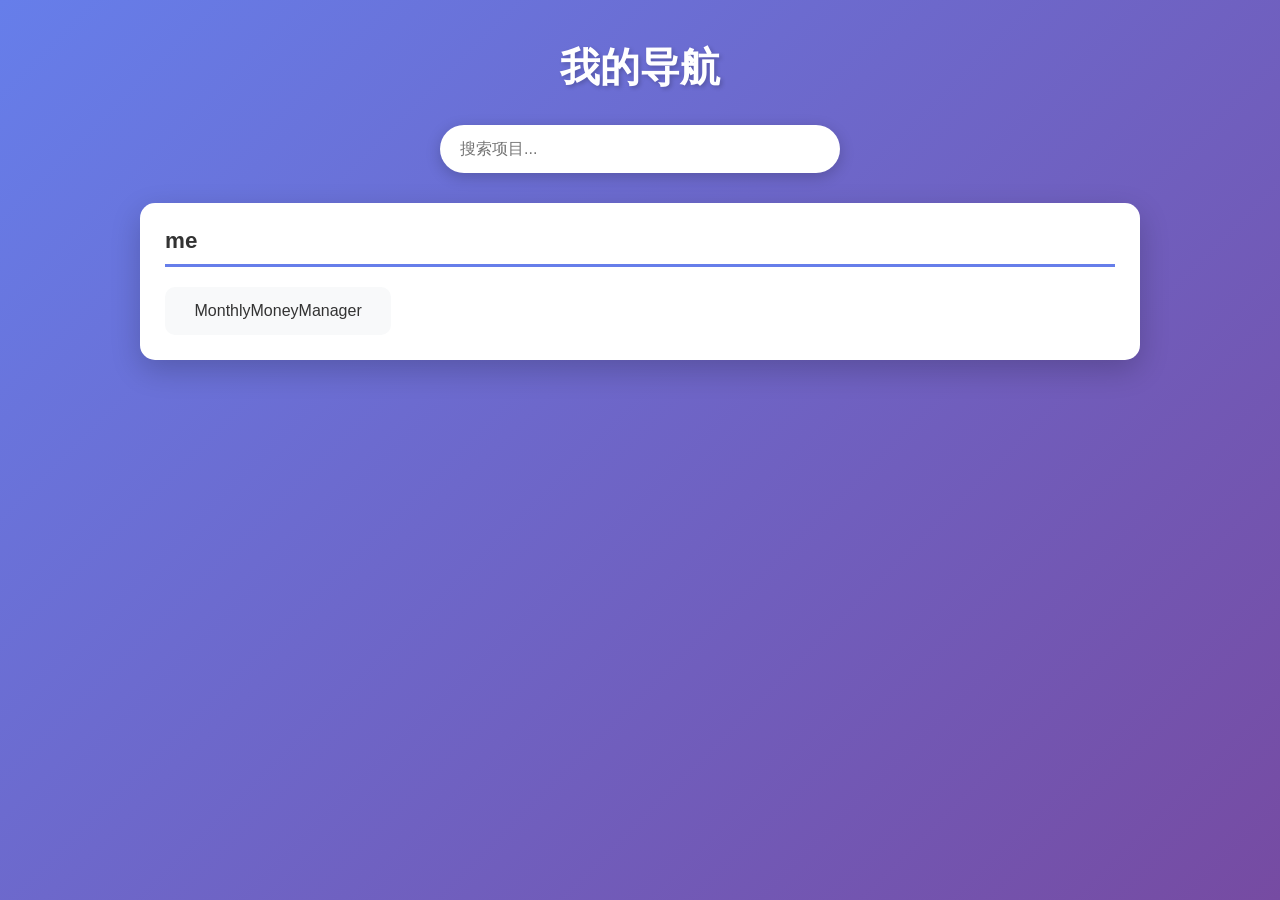
<file: index.html>
<!DOCTYPE html>
<html lang="zh-CN">
<head>
  <meta charset="UTF-8">
  <meta name="viewport" content="width=device-width, initial-scale=1.0">
  <title>导航页面</title>
  <style>
    * {
      margin: 0;
      padding: 0;
      box-sizing: border-box;
    }

    body {
      font-family: -apple-system, BlinkMacSystemFont, 'Segoe UI', Roboto, sans-serif;
      background: linear-gradient(135deg, #667eea 0%, #764ba2 100%);
      min-height: 100vh;
      padding: 40px 20px;
    }

    .container {
      max-width: 1000px;
      margin: 0 auto;
    }

    h1 {
      color: white;
      text-align: center;
      margin-bottom: 30px;
      font-size: 2.5em;
      text-shadow: 2px 2px 4px rgba(0,0,0,0.2);
    }

    .search-box {
      text-align: center;
      margin-bottom: 30px;
    }

    .search-box input {
      width: 100%;
      max-width: 400px;
      padding: 15px 20px;
      font-size: 16px;
      border: none;
      border-radius: 30px;
      box-shadow: 0 4px 15px rgba(0,0,0,0.2);
      outline: none;
    }

    .group {
      background: white;
      border-radius: 15px;
      padding: 25px;
      margin-bottom: 25px;
      box-shadow: 0 10px 30px rgba(0,0,0,0.2);
    }

    .group-title {
      color: #333;
      font-size: 1.4em;
      margin-bottom: 20px;
      padding-bottom: 10px;
      border-bottom: 3px solid #667eea;
    }

    .link-list {
      display: grid;
      grid-template-columns: repeat(auto-fill, minmax(200px, 1fr));
      gap: 15px;
    }

    .link-item {
      display: block;
      padding: 15px 20px;
      background: #f8f9fa;
      border-radius: 10px;
      text-decoration: none;
      color: #333;
      font-weight: 500;
      transition: all 0.3s ease;
      text-align: center;
    }

    .link-item:hover {
      background: #667eea;
      color: white;
      transform: translateY(-3px);
      box-shadow: 0 5px 15px rgba(102, 126, 234, 0.4);
    }

    .empty-message {
      color: #666;
      text-align: center;
      padding: 20px;
    }
  </style>

  <script>
    /* ==================== 配置说明 ==================== */
    /* 请修改下方 CONFIG 对象中的配置                     */
    /* ================================================ */
    const CONFIG = {
      title: '我的导航',
      basePath: '/tools',
      groups: [
        {
          title: 'me',
          items: [
            { name: 'MonthlyMoneyManager', path: 'MoneyManager' }
          ]
        }
      ]
    };
    /* ================================================ */

    function generateLinks() {
      const container = document.getElementById('content');
      const searchQuery = document.getElementById('searchInput').value.toLowerCase();

      container.innerHTML = '';

      let hasResults = false;

      CONFIG.groups.forEach(group => {
        const filteredItems = group.items.filter(item =>
          item.name.toLowerCase().includes(searchQuery)
        );

        if (filteredItems.length === 0) return;

        hasResults = true;

        const groupDiv = document.createElement('div');
        groupDiv.className = 'group';

        const title = document.createElement('h2');
        title.className = 'group-title';
        title.textContent = group.title;
        groupDiv.appendChild(title);

        const linkList = document.createElement('div');
        linkList.className = 'link-list';

        filteredItems.forEach(item => {
          const link = document.createElement('a');
          link.className = 'link-item';
          link.href = `${CONFIG.basePath}/${item.path}/`;
          link.textContent = item.name;
          link.target = '_blank';
          linkList.appendChild(link);
        });

        groupDiv.appendChild(linkList);
        container.appendChild(groupDiv);
      });

      if (!hasResults) {
        container.innerHTML = '<p class="empty-message">没有找到匹配的项目</p>';
      }
    }

    function init() {
      document.getElementById('pageTitle').textContent = CONFIG.title;
      document.getElementById('searchInput').addEventListener('input', generateLinks);
      generateLinks();
    }

    document.addEventListener('DOMContentLoaded', init);
  </script>
</head>
<body>
  <div class="container">
    <h1 id="pageTitle">导航页面</h1>

    <div class="search-box">
      <input type="text" id="searchInput" placeholder="搜索项目...">
    </div>

    <div id="content"></div>
  </div>
</body>
</html>
</file>
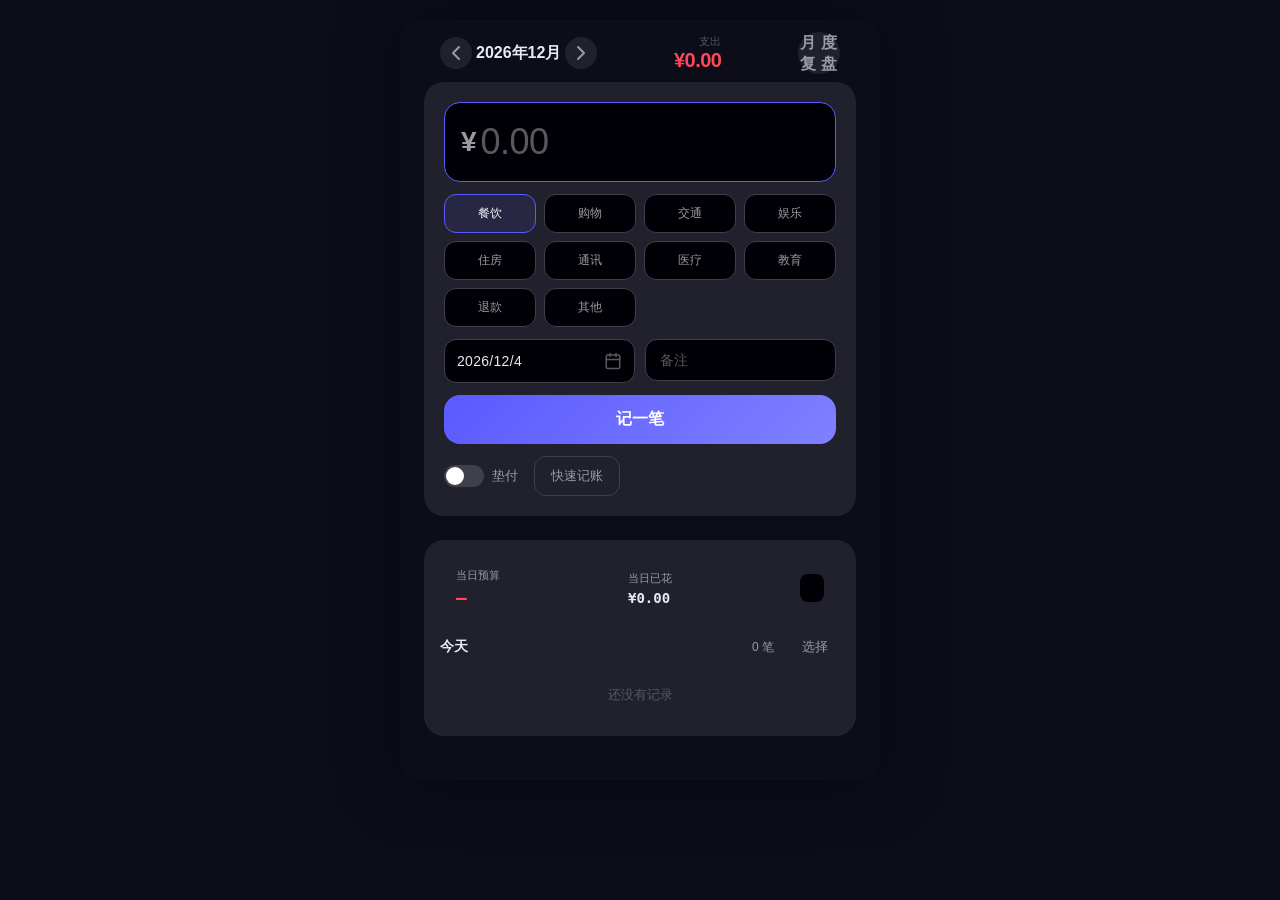
<file: MoneyManager/index.html>
<!DOCTYPE html>
<html lang="zh-CN">
<head>
  <meta charset="UTF-8">
  <meta name="viewport" content="width=device-width, initial-scale=1.0, maximum-scale=1.0, user-scalable=no, viewport-fit=cover">
  <meta name="apple-mobile-web-app-capable" content="yes">
  <meta name="apple-mobile-web-app-status-bar-style" content="black-translucent">
  <meta name="theme-color" content="#0d0d1a">
  <title>MoneyManager</title>
  <link rel="stylesheet" href="css/base.css">
  <link rel="stylesheet" href="css/components.css">
  <link rel="stylesheet" href="css/overlay.css">
  <link rel="stylesheet" href="css/theme.css">
  <link rel="stylesheet" href="css/budget.css">
  <link rel="stylesheet" href="css/review.css">
  <link rel="stylesheet" href="css/batch.css">
  <link rel="stylesheet" href="css/data.css">
  <link rel="stylesheet" href="css/dual.css">
</head>
<body>
  <div class="app">

    <header class="top-bar">
      <div class="top-bar-left">
        <button class="btn-month" id="btnPrevMonth">
          <svg width="10" height="16" viewBox="0 0 10 16"><path d="M8 2L2 8l6 6" stroke="currentColor" stroke-width="2" fill="none" stroke-linecap="round" stroke-linejoin="round"/></svg>
        </button>
        <span class="month-label" id="monthLabel">2026年5月</span>
        <button class="btn-month" id="btnNextMonth">
          <svg width="10" height="16" viewBox="0 0 10 16"><path d="M2 2l6 6-6 6" stroke="currentColor" stroke-width="2" fill="none" stroke-linecap="round" stroke-linejoin="round"/></svg>
        </button>
      </div>
      <div class="top-bar-right">
        <span class="month-expense-label">支出</span>
        <span class="month-expense-value" id="monthExpense">¥0.00</span>
      </div>
      <button class="btn-top-review" id="btnTopReview"><span>月</span><span>度</span><span>复</span><span>盘</span></button>
    </header>

    <main class="main-content">
      <div class="page-wrapper" id="pageWrapper">

      <div class="page-left">
      <section class="form-section" id="formSection">
        <div class="amount-group">
          <span class="currency-sign">¥</span>
          <input type="text" id="inputAmount" class="amount-input" placeholder="0.00" inputmode="decimal" autocomplete="off" name="amount" autofocus>
        </div>
        <div class="category-grid" id="categoryGrid"></div>
        <div class="form-row">
          <div class="form-field">
            <div class="date-trigger" id="dateTrigger">
              <span class="date-trigger-value" id="dateDisplay"></span>
              <svg class="date-trigger-icon" viewBox="0 0 24 24" width="18" height="18" fill="none" stroke="currentColor" stroke-width="2" stroke-linecap="round" stroke-linejoin="round">
                <rect x="3" y="4" width="18" height="18" rx="2" ry="2"></rect>
                <line x1="16" y1="2" x2="16" y2="6"></line>
                <line x1="8" y1="2" x2="8" y2="6"></line>
                <line x1="3" y1="10" x2="21" y2="10"></line>
              </svg>
            </div>
          </div>
          <div class="form-field">
            <input type="text" id="inputNote" class="form-input" placeholder="备注" maxlength="20">
          </div>
        </div>
        <button id="btnSubmit" class="btn-primary">记一笔</button>
        <div class="form-actions">
          <label class="toggle">
            <input type="checkbox" id="advanceToggle">
            <span class="toggle-track">
              <span class="toggle-thumb"></span>
            </span>
            <span class="toggle-label">垫付</span>
          </label>
          <button id="btnQuickEntry" class="btn-secondary">快速记账</button>
        </div>
      </section>

      <section class="list-section" id="listSection">
        <div class="today-budget-bar" id="todayBudgetBar">
          <div class="today-budget-left">
            <span class="today-budget-label">当日预算</span>
            <span class="today-budget-value" id="todayBudgetValue">¥0.00</span>
          </div>
          <div class="today-budget-right">
            <span class="today-budget-spent-label">当日已花</span>
            <span class="today-budget-spent-value" id="todayBudgetSpent">¥0.00</span>
          </div>
          <div class="today-budget-status" id="todayBudgetStatus"></div>
        </div>
        <div class="list-header">
          <span class="list-title" id="listTitle">今天</span>
          <div class="list-header-right">
            <span class="list-count" id="listCount">0 笔</span>
            <span class="list-day-expense" id="listDayExpense"></span>
            <button class="btn-ghost" id="btnSelectMode">选择</button>
          </div>
        </div>
        <div class="list-body" id="listBody">
          <div class="empty-list">还没有记录</div>
        </div>
        <div class="batch-bar" id="batchBar" style="display:none">
          <span class="batch-bar-count" id="batchCount">已选 0 笔</span>
          <div class="batch-bar-actions">
            <button class="btn-batch" id="btnBatchInvert">反选</button>
            <button class="btn-batch" id="btnBatchCategory">分类</button>
            <button class="btn-batch" id="btnBatchDate">日期</button>
            <button class="btn-batch" id="btnBatchDelete">删除</button>
          </div>
        </div>
      </section>
      </div>

      <div class="page-right">
      <section class="review-section" id="reviewSection" style="display:none">
        <div class="review-card collapsible" id="budgetOverviewCard">
          <div class="review-card-header" id="budgetOverviewToggle">
            <span class="review-card-title">月度预算</span>
            <button class="btn-ghost" id="btnBudgetEdit">设置</button>
          </div>
          <div class="review-card-body" id="budgetOverviewBody">
            <div class="budget-summary-row">
              <div class="budget-summary-col">
                <span class="budget-summary-label">预算</span>
                <span class="budget-summary-value" id="budgetAmount">¥0.00</span>
              </div>
              <div class="budget-summary-col">
                <span class="budget-summary-label">已花</span>
                <span class="budget-summary-value" id="budgetSpent">¥0.00</span>
              </div>
              <div class="budget-summary-col">
                <span class="budget-summary-label">剩余</span>
                <span class="budget-summary-value" id="budgetRemaining">¥0.00</span>
              </div>
            </div>
            <div class="budget-progress">
              <div class="budget-progress-bar" id="budgetProgressBar"></div>
            </div>
            <div class="budget-today-row">
              <span class="budget-today-label">当日还剩</span>
              <span class="budget-today-value" id="budgetTodayValue">¥0.00</span>
              <span class="budget-today-status" id="budgetTodayStatus"></span>
            </div>
            <div class="budget-target" id="budgetTarget" style="display:none">
              <span class="budget-target-label">目标：</span>
              <span class="budget-target-value" id="budgetTargetValue"></span>
            </div>
          </div>
        </div>

        <div class="review-card collapsible">
          <div class="review-card-header" id="dayBudgetToggle">
            <span class="review-card-title">每日预算追踪</span>
          </div>
          <div class="review-card-body" id="dayBudgetSection">
            <div class="day-budget-list" id="dayBudgetList"></div>
          </div>
        </div>

        <div class="review-card">
          <div class="review-card-header">
            <span class="review-card-title">支出统计</span>
          </div>
          <div class="review-card-body">
            <div class="review-summary-grid">
              <div class="review-summary-item">
                <span class="review-summary-label">总支出</span>
                <span class="review-summary-value" id="reviewTotal">¥0.00</span>
              </div>
              <div class="review-summary-item">
                <span class="review-summary-label">日均</span>
                <span class="review-summary-value" id="reviewDailyAvg">¥0.00</span>
              </div>
              <div class="review-summary-item">
                <span class="review-summary-label">总笔数</span>
                <span class="review-summary-value" id="reviewCount">0</span>
              </div>
              <div class="review-summary-item">
                <span class="review-summary-label">单笔最高</span>
                <span class="review-summary-value" id="reviewMax">¥0.00</span>
              </div>
            </div>
          </div>
        </div>

        <div class="review-card">
          <div class="review-card-header">
            <span class="review-card-title">分类分析</span>
          </div>
          <div class="review-card-body">
            <div class="review-rank" id="reviewRank"></div>
          </div>
        </div>

        <div class="review-category-detail" id="reviewCategoryDetail" style="display:none">
          <div class="review-card-header">
            <button class="btn-ghost" id="btnCategoryBack">返回</button>
            <span class="review-card-title" id="reviewCategoryTitle">餐饮</span>
            <span class="review-card-count" id="reviewCategoryCount">0 笔</span>
          </div>
          <div class="review-card-body">
            <div class="trend-section" id="trendSection">
              <span class="trend-title">近6月趋势</span>
              <canvas class="trend-canvas" id="trendCanvas" width="600" height="200"></canvas>
            </div>
            <div class="review-category-detail-list" id="reviewCategoryList"></div>
          </div>
        </div>

        <div class="review-card">
          <div class="review-card-header">
            <span class="review-card-title">月度小结</span>
          </div>
          <div class="review-card-body">
            <textarea class="review-memo-input" id="memoInput" placeholder="这个月花了哪些不该花的钱？下个月有什么预算计划？写下你的思考..." maxlength="500" rows="4"></textarea>
            <div class="review-memo-footer">
              <div class="review-memo-actions">
                <button class="btn-memo-height" id="btnMemoShrink" title="减小高度">−</button>
                <button class="btn-memo-height" id="btnMemoGrow" title="增加高度">+</button>
              </div>
              <span class="review-memo-count" id="memoCount">0/500</span>
            </div>
          </div>
        </div>

        <div class="review-footer">
          <button class="btn-ghost" id="btnDataMgmt">数据管理</button>
        </div>
      </section>

      </div>

      </div>

    </main>

  </div>

  <div class="toast" id="toast"></div>

  <div class="overlay" id="quickOverlay" style="display:none">
    <div class="panel">
      <div class="panel-handle"></div>
      <div class="panel-header">
        <span class="panel-title">快速记账</span>
        <button class="panel-close" id="btnQuickClose">×</button>
      </div>
      <div class="panel-body">
        <div class="quick-amount-bar" id="quickAmountBar" style="display:none">
          <span class="quick-amount-label">金额</span>
          <span class="quick-amount-value" id="quickAmountDisplay">¥0.00</span>
        </div>
        <div class="quick-category-grid" id="quickCategoryGrid"></div>
        <button class="btn-primary quick-submit-btn" id="btnQuickSubmit" style="display:none">确认记账</button>
      </div>
    </div>
  </div>

  <div class="overlay" id="editOverlay" style="display:none">
    <div class="panel" id="editPanel">
      <div class="panel-handle"></div>
      <div class="panel-header">
        <span class="panel-title" id="editPanelTitle">编辑账单</span>
      </div>
      <div class="panel-body">
        <div class="edit-field-group">
          <div class="amount-group">
            <span class="currency-sign">¥</span>
            <input type="number" id="editAmount" class="amount-input" placeholder="0.00" step="0.01" min="0" inputmode="decimal">
          </div>
        </div>
        <div class="category-grid" id="editCategoryGrid"></div>
        <div class="subtype-group" id="editSubTypeGroup">
          <button class="subtype-btn selected" data-subtype="expense">支出</button>
          <button class="subtype-btn" data-subtype="refund">退款</button>
          <button class="subtype-btn" data-subtype="advance">垫付</button>
        </div>
        <div class="edit-field-group">
          <div class="form-row">
            <div class="form-field">
              <div class="date-trigger" id="editDateTrigger">
                <span class="date-trigger-value" id="editDateDisplay"></span>
                <svg class="date-trigger-icon" viewBox="0 0 24 24" width="18" height="18" fill="none" stroke="currentColor" stroke-width="2" stroke-linecap="round" stroke-linejoin="round">
                  <rect x="3" y="4" width="18" height="18" rx="2" ry="2"></rect>
                  <line x1="16" y1="2" x2="16" y2="6"></line>
                  <line x1="8" y1="2" x2="8" y2="6"></line>
                  <line x1="3" y1="10" x2="21" y2="10"></line>
                </svg>
              </div>
            </div>
            <div class="form-field">
              <input type="text" id="editNote" class="form-input" placeholder="备注" maxlength="20">
            </div>
          </div>
        </div>
      </div>
      <div class="panel-actions">
        <button class="btn-ghost" id="btnEditDelete">删除</button>
        <button class="btn-primary" id="btnEditSave">保存</button>
      </div>
    </div>
  </div>

  <div class="overlay" id="dataOverlay" style="display:none">
    <div class="panel">
      <div class="panel-handle"></div>
      <div class="panel-header">
        <span class="panel-title">数据管理</span>
      </div>
      <div class="panel-body">
        <div class="data-summary" id="dataSummary">
          <span class="data-summary-label">累计支出</span>
          <span class="data-summary-value" id="dataTotalExpense">¥0.00</span>
        </div>
        <div class="data-actions">
          <button class="data-action-btn" id="btnClearMonth">
            <div class="data-action-content">
              <span class="data-action-title">清除本月数据</span>
              <span class="data-action-desc" id="clearMonthDesc">删除当月所有账单</span>
            </div>
          </button>
          <button class="data-action-btn danger" id="btnClearAll">
            <div class="data-action-content">
              <span class="data-action-title">清除所有数据</span>
              <span class="data-action-desc">删除全部账单，无法恢复</span>
            </div>
          </button>
          <button class="data-action-btn" id="btnTheme">
            <div class="data-action-content">
              <span class="data-action-title">主题设置</span>
              <span class="data-action-desc">自定义应用外观颜色</span>
            </div>
          </button>
        </div>

        <div class="data-section-divider"></div>

        <div class="inherit-section">
          <div class="inherit-tabs">
            <button class="inherit-tab active" id="btnExportTab">导出数据</button>
            <button class="inherit-tab" id="btnImportTab">导入数据</button>
          </div>

          <div class="inherit-panel" id="exportPanel">
            <div id="exportForm">
              <div class="inherit-summary">
                <div class="inherit-summary-item">
                  <span class="inherit-summary-label">交易记录</span>
                  <span class="inherit-summary-value" id="inheritTxCount">0 笔</span>
                </div>
                <div class="inherit-summary-item">
                  <span class="inherit-summary-label">时间跨度</span>
                  <span class="inherit-summary-value" id="inheritDateRange">暂无数据</span>
                </div>
                <div class="inherit-summary-item">
                  <span class="inherit-summary-label">预算配置</span>
                  <span class="inherit-summary-value" id="inheritBudgetCount">0 个月</span>
                </div>
              </div>
              <div class="inherit-field">
                <input type="password" class="inherit-input" id="exportToken" placeholder="GitHub Token (ghp_...)" autocomplete="off">
                <a class="inherit-help" href="https://github.com/settings/tokens" target="_blank" rel="noopener">如何获取 Token?</a>
              </div>
              <div class="inherit-status" id="exportStatus" style="display:none"></div>
              <button class="inherit-btn" id="btnExport">导出并上传到 Gist</button>
            </div>
            <div id="exportSuccess" style="display:none">
              <div class="inherit-success-icon">✅</div>
              <div class="inherit-success-text">数据已上传到 GitHub Gist</div>
              <div class="inherit-gist-field">
                <span class="inherit-gist-label">Gist ID</span>
                <div class="inherit-gist-row">
                  <span class="inherit-gist-id" id="exportGistId"></span>
                  <button class="inherit-copy-btn" id="btnCopyGistId">复制</button>
                </div>
              </div>
              <div class="inherit-pin-field">
                <span class="inherit-gist-label">PIN 码</span>
                <div class="inherit-pin-row">
                  <span class="inherit-pin-value" id="exportPinValue"></span>
                  <button class="inherit-copy-btn" id="btnCopyPin">复制</button>
                </div>
              </div>
              <div class="inherit-expiry-row">
                <span class="inherit-expiry-label">有效时间</span>
                <span class="inherit-expiry" id="exportExpiry"></span>
              </div>
              <button class="inherit-link" id="btnExportReset">重新导出</button>
            </div>
          </div>

          <div class="inherit-panel" id="importPanel" style="display:none">
            <div class="inherit-warning">⚠️ 此操作将清空所有本地数据</div>
            <div class="inherit-field">
              <input type="text" class="inherit-input" id="importGistId" placeholder="Gist ID (如 a1b2c3d4e5f6)">
            </div>
            <div class="inherit-field">
              <input type="text" class="inherit-input" id="importPin" placeholder="6 位 PIN 码" maxlength="6" inputmode="numeric" pattern="[0-9]*">
            </div>
            <div class="inherit-status" id="importStatus" style="display:none"></div>
            <button class="inherit-btn inherit-btn-danger" id="btnImport">导入并继承数据</button>
          </div>
        </div>
      </div>
      <div class="panel-actions">
        <button class="btn-ghost" id="btnDataCancel">取消</button>
      </div>
    </div>
  </div>

  <div class="overlay" id="budgetOverlay" style="display:none">
    <div class="panel">
      <div class="panel-handle"></div>
      <div class="panel-header">
        <span class="panel-title">设置预算</span>
        <button class="panel-close" id="btnBudgetClose">×</button>
      </div>
      <div class="panel-body">
        <div class="budget-form-group">
          <label class="budget-form-label">预算金额</label>
          <div class="budget-input-group">
            <span class="budget-input-prefix">¥</span>
            <input type="number" id="inputBudgetAmount" class="budget-input" placeholder="留空则不设置预算" step="0.01" min="0">
          </div>
        </div>
        <div class="budget-form-group">
          <label class="budget-form-label">预算目标（选填）</label>
          <input type="text" id="inputBudgetTarget" class="budget-input budget-input-full" placeholder="如：攒钱买iPhone" maxlength="50">
        </div>
        <div class="budget-form-group">
          <label class="budget-form-label">工作模式</label>
          <div class="budget-workmode-group">
            <label class="budget-workmode-option">
              <input type="radio" name="workMode" value="double" checked>
              <span class="budget-workmode-radio"></span>
              <span class="budget-workmode-text">双休（周六、周日休息）</span>
            </label>
            <label class="budget-workmode-option">
              <input type="radio" name="workMode" value="single">
              <span class="budget-workmode-radio"></span>
              <span class="budget-workmode-text">单休（仅周日休息）</span>
            </label>
          </div>
        </div>
      </div>
      <div class="panel-actions">
        <button class="btn-ghost" id="btnBudgetDelete" style="display:none">删除</button>
        <button class="btn-primary" id="btnBudgetSave">保存</button>
      </div>
    </div>
  </div>

  <div class="overlay panel-modal" id="calendarOverlay" style="display:none">
    <div class="panel calendar-panel">
      <div class="panel-header">
        <button class="cal-month-btn" id="calPrevMonth">
          <svg width="8" height="12" viewBox="0 0 10 16"><path d="M8 2L2 8l6 6" stroke="currentColor" stroke-width="2" fill="none" stroke-linecap="round" stroke-linejoin="round"/></svg>
        </button>
        <span class="panel-title" id="calTitle"></span>
        <button class="cal-month-btn" id="calNextMonth">
          <svg width="8" height="12" viewBox="0 0 10 16"><path d="M2 2l6 6-6 6" stroke="currentColor" stroke-width="2" fill="none" stroke-linecap="round" stroke-linejoin="round"/></svg>
        </button>
      </div>
      <div class="panel-body">
        <div class="cal-weekdays">
          <span>一</span><span>二</span><span>三</span><span>四</span><span>五</span><span>六</span><span>日</span>
        </div>
        <div class="cal-grid" id="calGrid"></div>
      </div>
      <div class="panel-actions">
        <button class="btn-secondary" id="calToday">今天</button>
        <button class="btn-primary" id="calConfirm">确定</button>
      </div>
    </div>
  </div>

  <div class="overlay" id="themeOverlay" style="display:none">
    <div class="panel">
      <div class="panel-handle"></div>
      <div class="panel-header">
        <span class="panel-title">主题设置</span>
      </div>
      <div class="panel-body">
        <div class="theme-section-title">预设主题</div>
        <div class="theme-presets" id="themePresets"></div>
        <div class="theme-section-title">自定义颜色</div>
        <div class="theme-custom">
        <label class="theme-color-btn" id="themeAccentBtn">
          <span class="theme-color-label">主题色</span>
          <span class="theme-color-preview"></span>
        </label>
        <label class="theme-color-btn" id="themeBgBtn">
          <span class="theme-color-label">背景色</span>
          <span class="theme-color-preview"></span>
        </label>
        <label class="theme-color-btn" id="themeExpenseBtn">
          <span class="theme-color-label">支出色</span>
          <span class="theme-color-preview"></span>
        </label>
        <label class="theme-color-btn" id="themeIncomeBtn">
          <span class="theme-color-label">收入色</span>
          <span class="theme-color-preview"></span>
        </label>
        <label class="theme-color-btn" id="themeTextBtn">
          <span class="theme-color-label">字体色</span>
          <span class="theme-color-preview"></span>
        </label>
      </div>
      <div class="color-swatch-panel" id="colorSwatchPanel" style="display:none">
        <div class="color-swatch-header">
          <span class="color-swatch-title" id="colorSwatchTitle">主题色</span>
          <button class="color-swatch-close" id="colorSwatchClose">完成</button>
        </div>
        <div class="color-swatch-grid" id="colorSwatchGrid"></div>
        <div class="color-swatch-shade-row" id="colorSwatchShadeRow" style="display:none">
          <div class="color-swatch-shades" id="colorSwatchShades"></div>
          <span class="color-swatch-shade-hint">点击微调深浅</span>
        </div>
      </div>
        <div class="theme-custom-preview" id="themeCustomPreview" style="display:none"></div>
      </div>
      <div class="panel-actions">
        <button class="btn-ghost" id="btnThemeClose">取消</button>
        <button class="btn-primary" id="btnThemeApply">应用</button>
      </div>
    </div>
  </div>

  <!-- JS 加载顺序遵循依赖关系 -->
  <script src="js/constants.js"></script>
  <script src="js/state.js"></script>
  <script src="js/utils.js"></script>
  <script src="js/storage.js"></script>
  <script src="js/overlay.js"></script>
  <script src="js/theme.js"></script>
  <script src="js/calendar.js"></script>
  <script src="js/categories.js"></script>
  <script src="js/transaction.js"></script>
  <script src="js/list.js"></script>
  <script src="js/review.js"></script>
  <script src="js/quick.js"></script>
  <script src="js/heatmap.js"></script>
  <script src="js/budget.js"></script>
  <script src="js/edit.js"></script>
  <script src="js/batch.js"></script>
  <script src="js/data.js"></script>
  <script src="js/inherit.js"></script>
  <script src="js/main.js"></script>
</body>
</html>
</file>
<file: MoneyManager/css/base.css>
:root {
  --accent: #5a5aff;
  --accent-hover: #6b6bff;
  --accent-text: #ffffff;
  --accent-alpha-08: rgba(90, 90, 255, 0.08);
  --accent-alpha-10: rgba(90, 90, 255, 0.10);
  --accent-alpha-12: rgba(90, 90, 255, 0.12);
  --accent-alpha-15: rgba(90, 90, 255, 0.15);
  --accent-alpha-20: rgba(90, 90, 255, 0.20);
  --accent-alpha-25: rgba(90, 90, 255, 0.25);
  --btn-top-review-color: #ffffff;

  --color-expense: #ff4757;
  --color-expense-alpha-12: rgba(255, 71, 87, 0.12);
  --color-expense-alpha-25: rgba(255, 71, 87, 0.25);
  --color-income: #2ecc71;
  --color-income-alpha-12: rgba(46, 204, 113, 0.12);
  --color-income-alpha-15: rgba(46, 204, 113, 0.15);
  --color-income-alpha-25: rgba(46, 204, 113, 0.25);

  --color-warn: #ffc107;
  --color-warn-alpha-25: rgba(255, 193, 7, 0.25);
  --color-great: #34c759;
  --color-expense-hover: color-mix(in srgb, var(--color-expense) 80%, white);
  --color-trend-label: #8888aa;
  --color-status-great: #34c759;
  --color-status-good: #30d158;
  --color-status-warn: #ff9500;
  --color-status-over: #ff3b30;
  --color-status-great-bg: rgba(52, 199, 89, 0.15);
  --color-status-good-bg: rgba(48, 209, 88, 0.15);
  --color-status-warn-bg: rgba(255, 149, 0, 0.15);
  --color-status-over-bg: rgba(255, 59, 48, 0.15);

  --bg-primary: #0d0d1a;
  --bg-card: #16162a;
  --bg-card-alt: #1e1e3a;
  --bg-input: #12122a;
  --bg-hover: rgba(255, 255, 255, 0.03);
  --bg-active: rgba(255, 255, 255, 0.06);

  --text-primary: #e8eaed;
  --text-secondary: #a1a1a6;
  --text-muted: #636366;
  --text-disabled: #48484a;

  --border-color: #2a2a4a;
  --border-focus: var(--accent);

  --shadow-card: none;
  --shadow-dropdown: 0 8px 24px rgba(0, 0, 0, 0.4);
  --shadow-modal: 0 16px 48px rgba(0, 0, 0, 0.5);

  --radius-xs: 4px;
  --radius-sm: 8px;
  --radius-md: 12px;
  --radius-lg: 16px;
  --radius-xl: 20px;
  --radius-full: 9999px;
}

.scrollable {
  scrollbar-gutter: stable;
}

.scrollable-auto {
  overflow: auto;
  scrollbar-gutter: auto;
}

.no-scrollbar {
  -ms-overflow-style: none;
  scrollbar-width: none;
}

.no-scrollbar::-webkit-scrollbar {
  display: none;
}

* {
  margin: 0;
  padding: 0;
  box-sizing: border-box;
  -webkit-tap-highlight-color: transparent;
  user-select: none;
  -webkit-user-select: none;
  scrollbar-width: none;
  -ms-overflow-style: none;
}

*::-webkit-scrollbar {
  display: none;
}

input,
textarea,
[contenteditable] {
  user-select: text;
  -webkit-user-select: text;
}

html, body {
  height: 100%;
  overflow: hidden;
}

body {
  font-family: -apple-system, BlinkMacSystemFont, 'SF Pro Display', 'Segoe UI', Roboto, 'Helvetica Neue', Arial, sans-serif;
  background-color: var(--bg-primary);
  color: var(--text-primary);
  -webkit-font-smoothing: antialiased;
  -moz-osx-font-smoothing: grayscale;
}

.app {
  height: 100dvh;
  display: flex;
  flex-direction: column;
  max-width: 480px;
  margin: 0 auto;
  padding-left: max(16px, env(safe-area-inset-left, 0px));
  padding-right: max(16px, env(safe-area-inset-right, 0px));
  padding-top: 0;
  padding-bottom: calc(16px + env(safe-area-inset-bottom, 0px));
  overflow: hidden;
}

@media (min-width: 768px) {
  .app {
    height: auto;
    max-height: calc(100dvh - 40px);
    border-radius: var(--radius-xl);
    box-shadow: 0 0 60px rgba(0, 0, 0, 0.5);
    padding: 0 24px;
    padding-bottom: calc(24px + env(safe-area-inset-bottom, 0px));
    overflow: auto;
  }
}

@media (min-width: 480px) {
  .app {
    padding: 0 24px;
    padding-bottom: calc(24px + env(safe-area-inset-bottom, 0px));
  }
}

@media (min-width: 768px) {
  body {
    padding: 20px;
    background: var(--bg-primary);
  }
}

@media (max-height: 640px) {
  .top-bar {
    padding-top: 10px;
    padding-bottom: 8px;
  }

  .month-label {
    font-size: 14px;
  }

  .month-expense-value {
    font-size: 17px;
  }

  .form-section {
    padding: 14px;
    margin-bottom: 8px;
  }

  .amount-input {
    font-size: 28px;
    padding: 10px 0;
  }

  .amount-group {
    margin-bottom: 8px;
  }

  .category-grid {
    gap: 6px;
    margin-bottom: 8px;
  }

  .cat-btn {
    padding: 8px 2px;
    font-size: 11px;
  }

  .btn-submit {
    padding: 11px;
    font-size: 15px;
  }

  .list-section {
    padding: 12px;
  }

  .review-card {
    padding: 12px;
  }

  .review-memo-input {
    min-height: 72px;
    padding: 10px;
    font-size: 12px;
  }
}

@media (max-width: 360px) {
  .list-item-amount {
    font-size: 13px;
  }

  .month-expense-value {
    font-size: 17px;
  }
}

@media (min-width: 480px) {
  .amount-input {
    font-size: 42px;
  }
}

@media (min-width: 768px) {
  .app-container {
    display: flex;
    gap: 24px;
    max-width: 960px;
    margin: 0 auto;
  }

  .app-container .app {
    max-width: 480px;
    flex-shrink: 0;
  }

  .app-left {
    flex: 1;
  }

  .app-right {
    flex: 1;
  }

  .form-section,
  .list-section,
  .review-section {
    max-height: calc(100dvh - 120px);
  }
}

@media (min-width: 1024px) {
  .app-container {
    gap: 32px;
  }
}
</file>
<file: MoneyManager/css/components.css>
.btn-primary {
  width: 100%;
  padding: 14px 20px;
  background: linear-gradient(135deg, var(--accent), var(--accent-hover));
  color: #fff;
  border: none;
  border-radius: var(--radius-lg);
  font-size: 16px;
  font-weight: 600;
  font-family: inherit;
  cursor: pointer;
  transition: all 0.15s ease;
  letter-spacing: 0.3px;
  -webkit-tap-highlight-color: transparent;
  touch-action: manipulation;
}

.btn-primary:active {
  transform: scale(0.97);
  opacity: 0.9;
}

.btn-secondary {
  display: inline-flex;
  align-items: center;
  justify-content: center;
  gap: 6px;
  padding: 10px 16px;
  background: var(--bg-card);
  color: var(--text-secondary);
  border: 1.5px solid var(--border-color);
  border-radius: var(--radius-md);
  font-size: 13px;
  font-weight: 500;
  font-family: inherit;
  cursor: pointer;
  transition: all 0.15s ease;
  -webkit-tap-highlight-color: transparent;
  touch-action: manipulation;
}

.btn-secondary:hover {
  border-color: var(--accent);
  color: var(--accent);
}

.btn-secondary:active {
  transform: scale(0.97);
  background: var(--bg-hover);
}

.btn-ghost {
  display: inline-flex;
  align-items: center;
  justify-content: center;
  gap: 4px;
  padding: 6px 12px;
  background: transparent;
  color: var(--text-secondary);
  border: none;
  border-radius: var(--radius-sm);
  font-size: 13px;
  font-weight: 500;
  font-family: inherit;
  cursor: pointer;
  transition: transform 0.15s ease;
  -webkit-tap-highlight-color: transparent;
  touch-action: manipulation;
}

.btn-ghost:hover {
  background: var(--bg-hover);
  color: var(--text-primary);
}

.btn-ghost:active {
  background: var(--bg-active);
}

.btn-icon {
  display: inline-flex;
  align-items: center;
  justify-content: center;
  width: 32px;
  height: 32px;
  padding: 0;
  background: var(--bg-card);
  color: var(--text-secondary);
  border: 1.5px solid var(--border-color);
  border-radius: var(--radius-full);
  font-size: 16px;
  font-family: inherit;
  cursor: pointer;
  transition: all 0.15s ease;
  -webkit-tap-highlight-color: transparent;
  touch-action: manipulation;
}

.btn-icon:hover {
  border-color: var(--accent);
  color: var(--accent);
}

.btn-icon:active {
  transform: scale(0.9);
  background: var(--bg-hover);
}

.btn-icon-sm {
  width: 28px;
  height: 28px;
  font-size: 14px;
}

.btn-danger {
  background: var(--color-expense);
  color: #fff;
  border-color: var(--color-expense);
}

.btn-danger:hover {
  background: var(--color-expense-hover);
  border-color: var(--color-expense-hover);
  color: #fff;
}

.btn-success {
  background: var(--color-income);
  color: #fff;
  border-color: var(--color-income);
}

.input {
  width: 100%;
  padding: 12px 16px;
  background: var(--bg-input);
  color: var(--text-primary);
  border: 1.5px solid var(--border-color);
  border-radius: var(--radius-md);
  font-size: 14px;
  font-family: inherit;
  transition: border-color 0.2s ease;
}

.input:focus {
  outline: none;
  border-color: var(--border-focus);
}

.input::placeholder {
  color: var(--text-muted);
}

.input-number {
  font-size: 32px;
  font-weight: 700;
  letter-spacing: -0.5px;
  text-align: center;
}

.input-text {
  font-size: 14px;
}

.card {
  background: var(--bg-card);
  border-radius: var(--radius-xl);
  padding: 20px;
  box-shadow: var(--shadow-card);
}

.card-sm {
  padding: 12px;
  border-radius: var(--radius-md);
}

.card-alt {
  background: var(--bg-card-alt);
}

.section-title {
  font-size: 13px;
  font-weight: 600;
  color: var(--text-secondary);
  margin-bottom: 12px;
}

.divider {
  height: 1px;
  background: var(--border-color);
  margin: 16px 0;
}

.tag {
  display: inline-flex;
  align-items: center;
  padding: 4px 10px;
  background: var(--accent-alpha-10);
  color: var(--accent);
  border-radius: var(--radius-full);
  font-size: 11px;
  font-weight: 600;
}

.tag-expense {
  background: var(--color-expense-alpha-12);
  color: var(--color-expense);
}

.tag-income {
  background: var(--color-income-alpha-12);
  color: var(--color-income);
}

.toggle {
  display: flex;
  align-items: center;
  gap: 8px;
  cursor: pointer;
  user-select: none;
}

.toggle input {
  display: none;
}

.toggle-track {
  width: 40px;
  height: 22px;
  background: var(--border-color);
  border-radius: var(--radius-full);
  position: relative;
  transition: background 0.2s ease;
}

.toggle input:checked + .toggle-track {
  background: var(--accent);
}

.toggle-thumb {
  position: absolute;
  top: 2px;
  left: 2px;
  width: 18px;
  height: 18px;
  border-radius: 50%;
  background: #fff;
  transition: transform 0.2s ease;
}

.toggle input:checked + .toggle-track .toggle-thumb {
  transform: translateX(18px);
}

.toggle-label {
  font-size: 13px;
  color: var(--text-secondary);
  font-weight: 500;
}

.list-item {
  display: flex;
  align-items: center;
  padding: 10px 12px;
  background: var(--bg-card);
  border-radius: var(--radius-md);
  cursor: pointer;
  transition: all 0.15s ease;
  -webkit-tap-highlight-color: transparent;
  touch-action: manipulation;
  animation: listItemIn 0.25s ease both;
}

@keyframes listItemIn {
  from { opacity: 0; transform: translateY(4px); }
  to { opacity: 1; transform: translateY(0); }
}

.list-item:hover {
  background: var(--bg-hover);
}

.list-item:active {
  background: var(--bg-active);
}

/* === 顶部栏布局 === */
.top-bar {
  display: flex;
  align-items: center;
  justify-content: space-between;
  padding: 12px 16px 8px;
  flex-shrink: 0;
  gap: 8px;
}

.top-bar-left {
  display: flex;
  align-items: center;
  gap: 4px;
  min-width: 0;
}

.top-bar-right {
  display: flex;
  flex-direction: column;
  align-items: flex-end;
  min-width: 0;
  max-width: 55%;
}

.btn-month {
  width: 32px;
  height: 32px;
  border: none;
  border-radius: var(--radius-full);
  background: var(--bg-card);
  color: var(--text-secondary);
  cursor: pointer;
  display: flex;
  align-items: center;
  justify-content: center;
  flex-shrink: 0;
  transition: all 0.15s ease;
  -webkit-tap-highlight-color: transparent;
  touch-action: manipulation;
}

.btn-month svg {
  display: block;
}

.btn-month:active {
  transform: scale(0.9);
  background: var(--accent);
  color: #fff;
}

.month-label {
  font-size: 16px;
  font-weight: 600;
  min-width: 80px;
  text-align: center;
  overflow: hidden;
  text-overflow: ellipsis;
  white-space: nowrap;
}

.month-expense-label {
  font-size: 11px;
  color: var(--text-muted);
  font-weight: 500;
}

.month-expense-value {
  font-size: 20px;
  font-weight: 800;
  color: var(--color-expense);
  letter-spacing: -0.5px;
  white-space: nowrap;
}

.btn-top-review {
  width: 38px;
  height: 38px;
  border-radius: var(--radius-full);
  border: none;
  background: var(--bg-card);
  color: var(--text-secondary);
  font-size: 16px;
  font-weight: 600;
  cursor: pointer;
  display: grid;
  grid-template-columns: 1fr 1fr;
  align-items: center;
  justify-items: center;
  flex-shrink: 0;
  line-height: 1.2;
  letter-spacing: 0.3px;
  transition: all 0.15s ease;
  font-family: inherit;
  -webkit-tap-highlight-color: transparent;
  touch-action: manipulation;
}

.btn-top-review:active {
  transform: scale(0.9);
  background: var(--accent);
  color: #fff;
}

.btn-top-review.active {
  background: var(--accent);
  color: var(--btn-top-review-color);
}

@media (min-width: 768px) {
  .btn-top-review {
    width: 42px;
    height: 42px;
    font-size: 16px;
  }
}

@media (max-height: 640px) {
  .btn-top-review {
    width: 34px;
    height: 34px;
    font-size: 13px;
  }
}

/* === 主内容区布局 === */
.main-content {
  flex: 1;
  min-height: 0;
  overflow-y: auto;
  -webkit-overflow-scrolling: touch;
  padding-bottom: 8px;
}

.main-content::-webkit-scrollbar {
  width: 3px;
}

.main-content::-webkit-scrollbar-track {
  background: transparent;
}

.main-content::-webkit-scrollbar-thumb {
  background: var(--border-color);
  border-radius: 2px;
}

.page-wrapper {
  display: flex;
  flex-direction: column;
  gap: 12px;
  min-height: 100%;
}

.page-left,
.page-right {
  display: flex;
  flex-direction: column;
  gap: 12px;
  transition: opacity 0.3s ease, transform 0.3s ease;
}

/* === 表单区域 === */
.form-section {
  background: var(--bg-card);
  border-radius: var(--radius-xl);
  padding: 20px;
  margin-bottom: 12px;
}

.amount-group {
  display: flex;
  align-items: center;
  background: var(--bg-input);
  border: 1.5px solid var(--border-color);
  border-radius: var(--radius-lg);
  padding: 4px 16px;
  transition: border-color 0.25s ease;
  margin-bottom: 12px;
}

.amount-group:focus-within {
  border-color: var(--border-focus);
}

.currency-sign {
  font-size: 28px;
  font-weight: 700;
  color: var(--text-secondary);
  margin-right: 4px;
  flex-shrink: 0;
}

.amount-input {
  flex: 1;
  background: none;
  border: none;
  outline: none;
  color: var(--text-primary);
  font-size: 36px;
  font-weight: 700;
  padding: 14px 0;
  min-width: 0;
  letter-spacing: -0.5px;
}

.amount-input::placeholder {
  color: var(--text-muted);
  font-weight: 500;
}

.category-grid {
  display: grid;
  grid-template-columns: repeat(4, 1fr);
  gap: 8px;
  margin-bottom: 12px;
}

.cat-btn {
  display: flex;
  flex-direction: column;
  align-items: center;
  gap: 4px;
  padding: 10px 4px;
  background: var(--bg-input);
  border: 1.5px solid var(--border-color);
  border-radius: var(--radius-md);
  color: var(--text-secondary);
  cursor: pointer;
  transition: all 0.2s ease;
  font-size: 12px;
  font-weight: 500;
  font-family: inherit;
}

.cat-btn:active {
  transform: scale(0.95);
}

.cat-btn.selected {
  border-color: var(--accent);
  background: var(--accent-alpha-10);
  color: var(--text-primary);
}

.form-row {
  display: flex;
  gap: 10px;
  margin-bottom: 12px;
}

.form-field {
  flex: 1;
}

.form-input {
  width: 100%;
  padding: 12px 14px;
  background: var(--bg-input);
  border: 1.5px solid var(--border-color);
  border-radius: var(--radius-md);
  color: var(--text-primary);
  font-size: 14px;
  outline: none;
  transition: border-color 0.25s ease;
  font-family: inherit;
}

.form-input:focus {
  border-color: var(--border-focus);
}

.form-input::placeholder {
  color: var(--text-muted);
}

input[type="date"].form-input {
  appearance: none;
  -webkit-appearance: none;
  color-scheme: dark;
  cursor: pointer;
}

input[type="date"].form-input::-webkit-calendar-picker-indicator {
  filter: invert(0.7);
  cursor: pointer;
  padding: 4px;
}

/* === 日期选择器触发器 === */
.date-trigger {
  display: flex;
  align-items: center;
  justify-content: space-between;
  gap: 6px;
  background: var(--bg-input);
  border: 1.5px solid var(--border-color);
  border-radius: var(--radius-md);
  padding: 0 12px;
  height: 44px;
  cursor: pointer;
  transition: border-color 0.25s ease;
  user-select: none;
  -webkit-user-select: none;
}

.date-trigger:active {
  border-color: var(--border-focus);
}

.date-trigger-value {
  font-size: 14px;
  font-weight: 500;
  color: var(--text-primary);
  letter-spacing: 0.3px;
}

.date-trigger-icon {
  color: var(--text-muted);
  flex-shrink: 0;
  transition: color 0.2s;
}

.date-trigger:active .date-trigger-icon {
  color: var(--text-secondary);
}

/* === 日历网格 === */
.cal-weekdays {
  display: grid;
  grid-template-columns: repeat(7, 1fr);
  gap: 2px;
  margin-bottom: 8px;
}

.cal-weekdays span {
  text-align: center;
  font-size: 12px;
  font-weight: 500;
  color: var(--text-muted);
  padding: 6px 0;
}

.cal-grid {
  display: grid;
  grid-template-columns: repeat(7, 1fr);
  gap: 2px;
}

.cal-day {
  aspect-ratio: 1;
  display: flex;
  align-items: center;
  justify-content: center;
  font-size: 14px;
  font-weight: 500;
  color: var(--text-primary);
  border-radius: 50%;
  cursor: pointer;
  transition: background 0.15s, color 0.15s;
  border: none;
  background: transparent;
  font-family: inherit;
  position: relative;
}

.cal-day:hover {
  background: var(--bg-card-alt);
}

.cal-day:active {
  background: var(--border-color);
}

.cal-day.other-month {
  color: var(--text-muted);
  opacity: 0.4;
}

.cal-day.today {
  color: var(--accent);
  font-weight: 600;
}

.cal-day.today::after {
  content: '';
  position: absolute;
  bottom: 4px;
  left: 50%;
  transform: translateX(-50%);
  width: 4px;
  height: 4px;
  border-radius: 50%;
  background: var(--accent);
}

.cal-day.selected {
  background: var(--accent);
  color: #fff;
  font-weight: 600;
}

.cal-day.selected.today::after {
  background: var(--accent-text);
}

.cal-day.selected:hover {
  background: var(--accent-hover);
}

.cal-footer {
  display: flex;
  gap: 10px;
  margin-top: 12px;
  padding-top: 12px;
  border-top: 1px solid var(--border-color);
}

.cal-btn {
  flex: 1;
  padding: 10px;
  border: none;
  border-radius: var(--radius-sm);
  font-size: 13px;
  font-weight: 500;
  cursor: pointer;
  transition: all 0.15s ease;
  font-family: inherit;
}

.cal-btn:active {
  transform: scale(0.96);
}

.cal-btn.today-btn {
  background: var(--accent);
  color: #fff;
}

.cal-btn.today-btn:active {
  opacity: 0.85;
}

.cal-btn.clear-btn {
  background: var(--bg-input);
  color: var(--text-secondary);
}

.cal-btn.clear-btn:active {
  background: var(--border-color);
}

/* === 列表区域 === */
.list-section {
  background: var(--bg-card);
  border-radius: var(--radius-xl);
  padding: 16px;
}

.list-header {
  display: flex;
  justify-content: space-between;
  align-items: center;
  margin-bottom: 8px;
}

.list-header-right {
  display: flex;
  align-items: center;
  gap: 8px;
}

.today-budget-bar {
  display: flex;
  align-items: center;
  justify-content: space-between;
  padding: 12px 16px;
  background: var(--bg-card);
  border-radius: var(--radius-md);
  margin-bottom: 12px;
  gap: 16px;
  animation: fadeInUp 0.3s ease both;
}

.today-budget-left,
.today-budget-right {
  display: flex;
  flex-direction: column;
  gap: 4px;
}

.today-budget-label,
.today-budget-spent-label {
  font-size: 11px;
  color: var(--text-secondary);
}

.today-budget-value {
  font-size: 18px;
  font-weight: 700;
  color: var(--color-expense);
  font-family: 'SF Mono', 'Fira Code', monospace;
}

.today-budget-spent-value {
  font-size: 14px;
  font-weight: 600;
  color: var(--text-primary);
  font-family: 'SF Mono', 'Fira Code', monospace;
}

.today-budget-status {
  font-size: 14px;
  font-weight: 600;
  padding: 4px 12px;
  border-radius: var(--radius-sm);
  text-align: center;
  min-height: 28px;
  display: flex;
  align-items: center;
}

.today-budget-status.great {
  color: var(--color-status-great);
  background: var(--color-status-great-bg);
}

.today-budget-status.good {
  color: var(--color-status-good);
  background: var(--color-status-good-bg);
}

.today-budget-status.warn {
  color: var(--color-status-warn);
  background: var(--color-status-warn-bg);
}

.today-budget-status.over {
  color: var(--color-status-over);
  background: var(--color-status-over-bg);
}

.today-budget-status.empty {
  color: var(--text-secondary);
  background: var(--bg-input);
}

.list-title {
  font-size: 14px;
  font-weight: 600;
}

.list-count {
  font-size: 12px;
  color: var(--text-secondary);
}

.list-day-expense {
  font-size: 12px;
  color: var(--color-expense);
  font-weight: 600;
  font-family: 'SF Mono', 'Fira Code', monospace;
}

.list-body {
  min-height: 40px;
  max-height: 50vh;
  overflow-y: auto;
  -webkit-overflow-scrolling: touch;
  padding: 0 4px;
}

.empty-list {
  text-align: center;
  color: var(--text-muted);
  font-size: 13px;
  padding: 16px 0;
}

/* === 快捷记账 === */
.quick-amount-bar {
  display: flex;
  align-items: center;
  justify-content: center;
  gap: 6px;
  margin-bottom: 16px;
  padding: 6px 12px;
  background: var(--bg-input);
  border-radius: var(--radius-md);
}

.quick-amount-label {
  font-size: 12px;
  color: var(--text-muted);
  font-weight: 500;
}

.quick-amount-value {
  font-size: 16px;
  font-weight: 600;
  color: var(--text-primary);
  font-family: inherit;
}

.quick-category-grid {
  display: grid;
  grid-template-columns: repeat(5, 1fr);
  gap: 8px;
  margin-bottom: 12px;
}

.quick-cat-btn {
  display: flex;
  flex-direction: column;
  align-items: center;
  justify-content: center;
  padding: 12px 8px;
  background: var(--bg-input);
  border: 1.5px solid transparent;
  border-radius: var(--radius-md);
  color: var(--text-secondary);
  font-size: 12px;
  cursor: pointer;
  transition: all 0.2s ease;
  min-height: 60px;
}

.quick-cat-btn:hover,
.quick-cat-btn.selected {
  border-color: var(--accent);
  color: var(--accent);
  background: var(--accent-alpha-10);
}

.quick-cat-btn .quick-cat-name {
  font-weight: 500;
}

.quick-cat-btn .quick-cat-amount {
  font-size: 10px;
  color: var(--text-secondary);
  margin-top: 4px;
  font-family: 'SF Mono', monospace;
}

.quick-submit-btn {
  width: 100%;
  margin-top: 16px;
  padding: 12px;
  font-size: 15px;
  font-weight: 600;
}

/* === 底部操作栏 === */
.form-actions {
  display: flex;
  align-items: center;
  gap: 16px;
  margin-top: 12px;
}

.btn-quick-entry {
  flex: 1;
  display: flex;
  align-items: center;
  justify-content: center;
  gap: 6px;
  padding: 12px 16px;
  background: var(--bg-card);
  border: 1.5px solid var(--border-color);
  border-radius: var(--radius-lg);
  color: var(--text-secondary);
  font-size: 13px;
  font-weight: 500;
  cursor: pointer;
  transition: all 0.2s ease;
}

.btn-quick-entry:hover {
  border-color: var(--accent);
  color: var(--accent);
}

/* === 子类型选择 === */
.subtype-group {
  display: flex;
  gap: 8px;
  margin-bottom: 12px;
}

.subtype-btn {
  flex: 1;
  padding: 8px;
  border: 1.5px solid var(--border-color);
  border-radius: var(--radius-sm);
  background: var(--bg-input);
  color: var(--text-secondary);
  font-size: 13px;
  font-weight: 500;
  cursor: pointer;
  transition: all 0.2s ease;
  font-family: inherit;
  text-align: center;
}

.subtype-btn:active {
  transform: scale(0.96);
}

.subtype-btn.selected {
  border-color: var(--accent);
  background: var(--accent-alpha-12);
  color: var(--text-primary);
}

/* === 列表项内部结构 === */
.list-item-info {
  flex: 1;
  min-width: 0;
}

.list-item-category {
  font-size: 13px;
  font-weight: 600;
}

.list-item-note {
  font-size: 11px;
  color: var(--text-secondary);
  margin-top: 1px;
  white-space: nowrap;
  overflow: hidden;
  text-overflow: ellipsis;
}

.list-item-right {
  text-align: right;
  flex-shrink: 0;
  margin-left: 8px;
  display: flex;
  align-items: center;
  gap: 6px;
  max-width: 45%;
}

.list-item-amount {
  font-size: 15px;
  font-weight: 700;
  color: var(--color-expense);
  white-space: nowrap;
}

.list-item-amount.refund {
  color: var(--color-income);
}

.list-item-time {
  font-size: 11px;
  color: var(--text-muted);
}

.list-item-delete {
  background: none;
  border: none;
  color: var(--text-muted);
  cursor: pointer;
  font-size: 12px;
  width: 26px;
  height: 26px;
  display: flex;
  align-items: center;
  justify-content: center;
  border-radius: 50%;
  transition: all 0.2s ease;
  opacity: 0.4;
}

.list-item:active .list-item-delete {
  opacity: 1;
}

.list-item-delete:active {
  color: var(--color-expense);
  transform: scale(0.9);
}

.list-item-tag {
  display: inline-block;
  font-size: 10px;
  font-weight: 600;
  padding: 1px 5px;
  border-radius: var(--radius-xs);
  margin-left: 4px;
  vertical-align: middle;
}

.tag-refund {
  background: var(--color-income-alpha-15);
  color: var(--color-income);
}

.tag-advance {
  background: rgba(255, 165, 0, 0.15);
  color: #ffa500;
}

/* === 选择模式 === */
.btn-select-mode {
  background: none;
  border: 1px solid var(--border-color);
  color: var(--text-secondary);
  font-size: 12px;
  font-weight: 500;
  padding: 4px 12px;
  border-radius: var(--radius-sm);
  cursor: pointer;
  transition: all 0.2s ease;
  font-family: inherit;
}

.btn-select-mode:active {
  border-color: var(--accent);
  color: var(--accent);
}

.btn-select-mode.active {
  border-color: var(--accent);
  color: var(--accent);
  background: var(--accent-alpha-08);
}

.list-item-check {
  width: 20px;
  height: 20px;
  border: 2px solid var(--border-color);
  border-radius: 50%;
  margin-right: 10px;
  flex-shrink: 0;
  display: flex;
  align-items: center;
  justify-content: center;
  transition: all 0.2s ease;
  font-size: 11px;
  color: transparent;
}

.list-item.checking .list-item-check {
  border-color: var(--accent);
  background: var(--accent);
  color: #fff;
}

.list-item.selectable .list-item-check {
  display: flex;
}

.list-item .list-item-check {
  display: none;
}

.review-category-item-amount.refund {
  color: var(--color-income);
}
</file>
<file: MoneyManager/css/overlay.css>
.overlay {
  position: fixed;
  inset: 0;
  background: rgba(0, 0, 0, 0.6);
  z-index: 200;
  display: flex;
  align-items: flex-end;
  justify-content: center;
  animation: fadeIn 0.2s ease;
}

@supports (backdrop-filter: blur(1px)) {
  .overlay {
    backdrop-filter: blur(6px);
    -webkit-backdrop-filter: blur(6px);
  }
}

body.overlay-open .app {
  overflow: hidden;
}

.panel-handle {
  width: 36px;
  height: 4px;
  background: var(--border-color);
  border-radius: 2px;
  margin: 0 auto 16px;
  flex-shrink: 0;
}

.overlay.panel-modal {
  align-items: center;
}

.panel {
  width: 100%;
  background: var(--bg-card);
  border-radius: var(--radius-xl) var(--radius-xl) 0 0;
  padding: 16px 20px 24px;
  padding-bottom: calc(24px + env(safe-area-inset-bottom, 0px));
  animation: slideUp 0.3s ease;
  max-height: 45vh;
  will-change: transform;
  overflow-y: auto;
}

@supports (backdrop-filter: blur(1px)) {
  .panel {
    background: linear-gradient(135deg,
      color-mix(in srgb, var(--bg-card) 78%, transparent),
      color-mix(in srgb, var(--bg-card-alt) 65%, transparent));
    backdrop-filter: blur(24px);
    -webkit-backdrop-filter: blur(24px);
  }
}

.overlay.panel-modal .panel {
  max-width: 480px;
  max-height: 70vh;
  border-radius: var(--radius-xl);
  animation: scaleIn 0.2s ease;
  padding-bottom: 24px;
}

.overlay.panel-modal .calendar-panel {
  padding: 12px 16px 16px;
  max-width: 300px;
}

.calendar-panel .panel-header {
  margin-bottom: 10px;
}

.cal-month-btn {
  width: 28px;
  height: 28px;
  border: none;
  border-radius: var(--radius-full);
  background: var(--bg-card);
  color: var(--text-secondary);
  cursor: pointer;
  display: flex;
  align-items: center;
  justify-content: center;
  flex-shrink: 0;
  transition: all 0.15s ease;
  -webkit-tap-highlight-color: transparent;
  touch-action: manipulation;
}

.cal-month-btn svg {
  display: block;
}

.cal-month-btn:active {
  transform: scale(0.9);
  background: var(--accent);
  color: #fff;
}

.calendar-panel .panel-title {
  font-size: 15px;
}

.calendar-panel .cal-weekdays span {
  font-size: 11px;
  padding: 4px 0;
}

.calendar-panel .cal-day {
  font-size: 13px;
}

@media (max-width: 360px) {
  .overlay.panel-modal .panel {
    max-width: calc(100vw - 32px);
    padding: 16px;
  }

  .overlay.panel-modal .calendar-panel {
    padding: 10px 10px 14px;
    max-width: 100%;
  }

  .overlay.panel-modal .calendar-panel .panel-title {
    font-size: 14px;
  }

  .overlay.panel-modal .calendar-panel .cal-weekdays span {
    font-size: 11px;
    padding: 3px 0;
  }

  .overlay.panel-modal .calendar-panel .cal-day {
    font-size: 12px;
  }
}

@media (min-width: 768px) {
  .overlay:not(.panel-modal) .panel {
    border-radius: var(--radius-xl);
    max-height: 50vh;
  }

  body:not(.dual-mode) .overlay:not(.panel-modal) .panel {
    max-width: 480px;
  }

  body.dual-mode .overlay:not(.panel-modal) .panel {
    max-width: calc(480px * 2 + 20px + 32px);
  }

  #quickOverlay .panel {
    max-height: 60vh;
  }
}

@keyframes fadeIn {
  from { opacity: 0; }
  to { opacity: 1; }
}

@keyframes slideUp {
  from { transform: translateY(100%); }
  to { transform: translateY(0); }
}

@keyframes fadeOut {
  from { opacity: 1; }
  to { opacity: 0; }
}

@keyframes slideDown {
  from { transform: translateY(0); }
  to { transform: translateY(100%); }
}

@keyframes scaleOut {
  from { transform: scale(1); opacity: 1; }
  to { transform: scale(0.92); opacity: 0; }
}

@keyframes scaleIn {
  from { transform: scale(0.92); opacity: 0; }
  to { transform: scale(1); opacity: 1; }
}

.overlay.closing {
  animation: fadeOut 0.2s ease forwards;
  pointer-events: none;
}

.overlay.closing .panel {
  animation: slideDown 0.25s ease forwards;
}

.overlay.panel-modal.closing .panel {
  animation: scaleOut 0.2s ease forwards;
}

.panel-header {
  display: flex;
  align-items: center;
  justify-content: space-between;
  margin-bottom: 16px;
}

.panel-title {
  font-size: 17px;
  font-weight: 700;
  color: var(--text-primary);
}

.panel-close {
  width: 32px;
  height: 32px;
  border: none;
  background: var(--bg-hover);
  color: var(--text-muted);
  font-size: 18px;
  border-radius: var(--radius-sm);
  cursor: pointer;
  display: flex;
  align-items: center;
  justify-content: center;
  transition: background 0.15s;
}

.panel-close:active {
  background: var(--accent-alpha-10);
  color: var(--text-primary);
}

.panel-body {
  display: flex;
  flex-direction: column;
  gap: 12px;
}

.panel-actions {
  display: flex;
  gap: 8px;
  margin-top: 8px;
}

.panel-actions button {
  flex: 1;
  padding: 12px;
  border-radius: var(--radius-md);
  font-size: 15px;
  font-weight: 600;
  cursor: pointer;
  border: none;
  transition: opacity 0.15s;
  touch-action: manipulation;
}

.panel-actions button:active {
  opacity: 0.7;
}

.btn-edit-save {
  background: var(--accent);
  color: #fff;
}

.btn-edit-delete {
  background: var(--color-expense);
  color: #fff;
}
</file>
<file: MoneyManager/css/theme.css>
/* === 主题设置组件 === */

.theme-overlay {
  position: fixed;
  top: 0;
  left: 0;
  right: 0;
  bottom: 0;
  background: rgba(0, 0, 0, 0.6);
  z-index: 1100;
  display: flex;
  align-items: flex-end;
  justify-content: center;
}

.theme-section-title {
  font-size: 12px;
  font-weight: 600;
  color: var(--text-muted);
  text-transform: uppercase;
  letter-spacing: 1px;
  margin-bottom: 12px;
  margin-top: 16px;
}

.theme-section-title:first-child {
  margin-top: 0;
}

.theme-presets {
  display: grid;
  grid-template-columns: repeat(2, 1fr);
  gap: 12px;
}

.theme-preset {
  display: flex;
  flex-direction: column;
  gap: 8px;
  padding: 12px;
  background: var(--bg-input);
  border: 2px solid transparent;
  border-radius: var(--radius-md);
  cursor: pointer;
  transition: all 0.2s ease;
}

.theme-preset:hover {
  border-color: var(--border-color);
}

.theme-preset.active {
  border-color: var(--accent);
}

.theme-preset-preview {
  height: 48px;
  border-radius: var(--radius-sm);
  display: flex;
  align-items: center;
  justify-content: center;
  gap: 6px;
}

.theme-preset-accent,
.theme-preset-expense,
.theme-preset-income {
  width: 20px;
  height: 20px;
  border-radius: var(--radius-xs);
}

.theme-preset-name {
  font-size: 13px;
  font-weight: 500;
  color: var(--text-primary);
}

.theme-custom-preview {
  margin-top: 12px;
}

.theme-custom {
  display: flex;
  flex-direction: column;
  gap: 12px;
}

.theme-color-btn {
  display: flex;
  align-items: center;
  padding: 12px 16px;
  border-radius: var(--radius-md);
  cursor: pointer;
  transition: all 0.2s ease;
  border: 2px solid rgba(255, 255, 255, 0.1);
  background: var(--bg-card-alt);
  color: var(--text-primary);
  gap: 12px;
}

.theme-color-btn.active {
  border-color: var(--accent);
}

.theme-color-btn:hover {
  filter: brightness(1.1);
}

.theme-color-btn:active {
  transform: scale(0.98);
}

.theme-color-label {
  font-size: 14px;
  font-weight: 500;
  flex-shrink: 0;
}

.theme-color-preview {
  width: 24px;
  height: 24px;
  border-radius: var(--radius-full);
  margin-left: auto;
  border: 2px solid rgba(255, 255, 255, 0.15);
  flex-shrink: 0;
}

/* 自定义色板 */
.color-swatch-panel {
  background: var(--bg-card-alt);
  border-radius: var(--radius-md);
  padding: 16px;
  margin-top: 4px;
  animation: fadeIn 0.15s ease;
}

.color-swatch-header {
  display: flex;
  align-items: center;
  justify-content: space-between;
  margin-bottom: 14px;
}

.color-swatch-title {
  font-size: 14px;
  font-weight: 600;
  color: var(--text-primary);
}

.color-swatch-close {
  border: none;
  background: none;
  color: var(--accent);
  font-size: 14px;
  font-weight: 600;
  cursor: pointer;
  padding: 4px 8px;
  border-radius: var(--radius-sm);
  transition: all 0.15s ease;
}

.color-swatch-close:active {
  background: var(--accent-alpha-10);
}

.color-swatch-grid {
  display: grid;
  grid-template-columns: repeat(6, 1fr);
  gap: 10px;
  margin-bottom: 14px;
}

.color-swatch {
  width: 100%;
  aspect-ratio: 1;
  border-radius: var(--radius-full);
  border: 2px solid rgba(255, 255, 255, 0.1);
  cursor: pointer;
  transition: all 0.15s ease;
  position: relative;
  justify-self: center;
  align-self: center;
}

.color-swatch:active {
  transform: scale(0.9);
}

.color-swatch.active {
  border-color: var(--text-primary);
  box-shadow: 0 0 0 2px var(--bg-card-alt), 0 0 0 4px currentColor;
}

.color-swatch-shade-row {
  display: flex;
  flex-direction: column;
  align-items: center;
  gap: 10px;
  padding: 0 4px;
  animation: fadeIn 0.15s ease;
}

.color-swatch-shades {
  display: flex;
  align-items: center;
  gap: 8px;
  width: 100%;
  justify-content: center;
}

.color-swatch-shade {
  width: 32px;
  height: 32px;
  border-radius: var(--radius-full);
  border: 2px solid rgba(255, 255, 255, 0.12);
  cursor: pointer;
  transition: all 0.15s ease;
  position: relative;
  flex-shrink: 0;
}

.color-swatch-shade:active {
  transform: scale(0.9);
}

.color-swatch-shade.active {
  border-color: var(--text-primary);
  box-shadow: 0 0 0 2px var(--bg-card-alt), 0 0 0 4px currentColor;
  z-index: 1;
}

.color-swatch-shade.active::after {
  content: '';
  position: absolute;
  bottom: -5px;
  left: 50%;
  transform: translateX(-50%);
  width: 4px;
  height: 4px;
  border-radius: var(--radius-full);
  background: var(--accent);
}

.color-swatch-shade-hint {
  font-size: 11px;
  color: var(--text-muted);
  font-weight: 400;
}

.btn-theme {
  font-size: 18px;
}

/* 桌面/平板端缩小色板尺寸 */
@media (min-width: 768px) {
  .color-swatch-panel {
    padding: 12px;
  }

  .color-swatch-grid {
    grid-template-columns: repeat(6, minmax(0, 44px));
    justify-content: safe center;
    gap: 6px;
    margin-bottom: 10px;
  }

  .color-swatch {
    border-width: 1.5px;
  }

  .color-swatch.active {
    box-shadow: 0 0 0 1.5px var(--bg-card-alt), 0 0 0 3px currentColor;
  }

  .color-swatch-shade {
    width: 26px;
    height: 26px;
    border-width: 1.5px;
  }

  .color-swatch-shade.active {
    box-shadow: 0 0 0 1.5px var(--bg-card-alt), 0 0 0 3px currentColor;
  }

  .color-swatch-shades {
    gap: 6px;
  }

  .color-swatch-shade-hint {
    font-size: 10px;
  }
}
</file>
<file: MoneyManager/css/budget.css>
/* 预算汇总布局 */
.budget-summary-row {
  display: flex;
  justify-content: space-between;
  gap: 8px;
  margin-bottom: 12px;
}

.budget-summary-col {
  flex: 1;
  display: flex;
  flex-direction: column;
  align-items: center;
  gap: 4px;
  padding: 10px 4px;
  background: var(--bg-input);
  border-radius: var(--radius-md);
  min-width: 0;
}

.budget-summary-label {
  font-size: 11px;
  color: var(--text-muted);
  font-weight: 500;
}

.budget-summary-value {
  font-size: 15px;
  font-weight: 700;
  color: var(--text-primary);
  font-family: 'SF Mono', 'Fira Code', monospace;
  white-space: nowrap;
  overflow: hidden;
  text-overflow: ellipsis;
  max-width: 100%;
}

.budget-progress {
  height: 6px;
  background: var(--bg-input);
  border-radius: 3px;
  overflow: hidden;
  margin-bottom: 12px;
}

.budget-progress-bar {
  height: 100%;
  background: linear-gradient(90deg, var(--accent), var(--accent-hover));
  border-radius: 3px;
  transition: width 0.3s ease;
}

.budget-today-row {
  display: flex;
  align-items: center;
  gap: 8px;
  padding: 10px 12px;
  background: var(--bg-input);
  border-radius: var(--radius-md);
}

.budget-today-label {
  font-size: 12px;
  color: var(--text-secondary);
}

.budget-today-value {
  font-size: 18px;
  font-weight: 700;
  color: var(--color-expense);
  font-family: 'SF Mono', 'Fira Code', monospace;
}

.budget-today-status {
  font-size: 11px;
  font-weight: 600;
  padding: 3px 8px;
  border-radius: var(--radius-sm);
  margin-left: auto;
  white-space: nowrap;
}

.budget-today-status.great {
  color: var(--color-status-great);
  background: var(--color-status-great-bg);
}

.budget-today-status.good {
  color: var(--color-status-good);
  background: var(--color-status-good-bg);
}

.budget-today-status.warn {
  color: var(--color-status-warn);
  background: var(--color-status-warn-bg);
}

.budget-today-status.over {
  color: var(--color-status-over);
  background: var(--color-status-over-bg);
}

.budget-today-status.empty {
  color: var(--text-secondary);
  background: var(--bg-input);
}

.budget-target {
  display: flex;
  align-items: center;
  gap: 8px;
  margin-top: 12px;
  padding-top: 12px;
  border-top: 1px dashed var(--border-color);
}

.budget-target-label {
  font-size: 11px;
  color: var(--text-secondary);
}

.budget-target-value {
  font-size: 12px;
  color: var(--accent);
  font-weight: 500;
}

.day-budget-toggle {
  margin-bottom: 12px;
}

.day-budget-toggle-btn {
  width: 100%;
  display: flex;
  align-items: center;
  justify-content: center;
  gap: 6px;
  padding: 8px;
  background: var(--bg-card);
  border: 1px dashed var(--border-color);
  border-radius: var(--radius);
  color: var(--text-secondary);
  font-size: 12px;
  cursor: pointer;
  transition: all 0.2s ease;
}

.day-budget-toggle-btn:hover {
  border-color: var(--accent);
  color: var(--accent);
}

.day-budget-toggle-btn.expanded .day-budget-toggle-icon {
  transform: rotate(180deg);
}

.day-budget-toggle-icon {
  font-size: 10px;
  transition: transform 0.2s ease;
}

.budget-target {
  display: flex;
  align-items: center;
  gap: 8px;
  margin-top: 12px;
  padding-top: 12px;
  border-top: 1px dashed var(--border-color);
}

.budget-target-label {
  font-size: 11px;
  color: var(--text-secondary);
}

.budget-target-value {
  font-size: 12px;
  color: var(--accent);
  font-weight: 500;
}

.day-budget-section {
  margin-bottom: 16px;
}

.day-budget-header {
  display: flex;
  justify-content: space-between;
  align-items: center;
  margin-bottom: 10px;
}

.day-budget-title {
  font-size: 13px;
  font-weight: 600;
  color: var(--text-secondary);
}

.day-budget-list {
  display: grid;
  grid-template-columns: repeat(7, 1fr);
  gap: 4px;
}

.day-budget-row {
  display: flex;
  align-items: center;
  padding: 4px 3px;
  background: var(--bg-card);
  border-radius: var(--radius-sm);
  cursor: pointer;
  transition: background 0.2s ease;
  min-width: 0;
  flex-direction: column;
  gap: 2px;
}

.day-budget-row:active {
  opacity: 0.8;
}

.day-budget-row.today {
  border: 1px solid var(--accent);
}

.day-budget-row.future {
  opacity: 0.4;
}

.day-budget-row.heat-1 {
  background: var(--color-income-alpha-15);
}

.day-budget-row.heat-2 {
  background: var(--color-income-alpha-25);
}

.day-budget-row.heat-3 {
  background: var(--color-warn-alpha-25);
}

.day-budget-row.heat-4 {
  background: var(--color-expense-alpha-25);
}

.day-budget-row.heat-4 .day-budget-actual {
  color: var(--color-expense);
}

.day-budget-date {
  font-size: 10px;
  font-weight: 600;
  color: var(--text-secondary);
}

.day-budget-row.today .day-budget-date {
  color: var(--accent);
}

.day-budget-bar-bg {
  width: 100%;
  height: 4px;
  background: var(--bg-input);
  border-radius: 2px;
  overflow: hidden;
}

.day-budget-bar {
  height: 100%;
  background: var(--accent);
  border-radius: 2px;
  transition: width 0.3s ease;
}

.day-budget-bar.over {
  background: var(--color-expense);
}

.day-budget-values {
  display: flex;
  align-items: center;
  gap: 2px;
}

.day-budget-budget {
  font-size: 8px;
  color: var(--text-secondary);
  font-family: 'SF Mono', 'Fira Code', monospace;
}

.day-budget-actual {
  font-size: 11px;
  font-weight: 600;
  color: var(--text-primary);
  font-family: 'SF Mono', 'Fira Code', monospace;
}

.day-budget-actual.over {
  color: var(--color-expense);
}

.day-budget-date {
  font-size: 10px;
  font-weight: 600;
  color: var(--text-secondary);
}

/* === 预算表单样式 === */

.budget-form-group {
  display: flex;
  flex-direction: column;
  gap: 12px;
}

.budget-form-label {
  font-size: 13px;
  color: var(--text-secondary);
  font-weight: 500;
}

.budget-month-selector {
  display: flex;
  align-items: center;
  justify-content: center;
  gap: 16px;
}

.budget-month-btn {
  background: var(--bg-input);
  border: none;
  color: var(--text-primary);
  font-size: 20px;
  width: 36px;
  height: 36px;
  border-radius: 50%;
  cursor: pointer;
  transition: background 0.2s ease;
}

.budget-month-btn:active {
  background: var(--border-color);
}

.budget-month-value {
  font-size: 16px;
  font-weight: 600;
  color: var(--text-primary);
  min-width: 100px;
  text-align: center;
}

.budget-input-group {
  display: flex;
  align-items: center;
  background: var(--bg-input);
  border: 1.5px solid var(--border-color);
  border-radius: var(--radius-md);
  padding: 0 14px;
  transition: border-color 0.2s ease;
}

.budget-input-group:focus-within {
  border-color: var(--accent);
}

.budget-input-prefix {
  font-size: 18px;
  color: var(--text-secondary);
}

.budget-input {
  flex: 1;
  background: none;
  border: none;
  outline: none;
  font-size: 20px;
  font-weight: 600;
  color: var(--text-primary);
  padding: 14px 10px;
  font-family: inherit;
}

.budget-input::placeholder {
  color: var(--text-muted);
  font-weight: 400;
  font-size: 14px;
}

.budget-input-full {
  background: var(--bg-input);
  border: 1.5px solid var(--border-color);
  border-radius: var(--radius-md);
  padding: 12px 14px;
  font-size: 14px;
  color: var(--text-primary);
  transition: border-color 0.2s ease;
}

.budget-input-full:focus {
  outline: none;
  border-color: var(--accent);
}

.budget-input-full::placeholder {
  color: var(--text-muted);
}

.budget-input-text {
  background: var(--bg-input);
  border: 1.5px solid var(--border-color);
  border-radius: var(--radius-md);
  padding: 12px;
  font-size: 14px;
  color: var(--text-primary);
}

.budget-input-text::placeholder {
  color: var(--text-muted);
}

.budget-workmode-group {
  display: flex;
  flex-direction: column;
  gap: 8px;
}

.budget-workmode-option {
  display: flex;
  align-items: center;
  gap: 10px;
  cursor: pointer;
  padding: 10px 12px;
  background: var(--bg-input);
  border-radius: var(--radius-sm);
  transition: background 0.2s ease;
}

.budget-workmode-option:has(input:checked) {
  background: var(--accent-alpha-10);
}

.budget-workmode-option input {
  display: none;
}

.budget-workmode-radio {
  width: 18px;
  height: 18px;
  border: 2px solid var(--border-color);
  border-radius: 50%;
  position: relative;
  transition: all 0.2s ease;
}

.budget-workmode-option:has(input:checked) .budget-workmode-radio {
  border-color: var(--accent);
}

.budget-workmode-option:has(input:checked) .budget-workmode-radio::after {
  content: '';
  position: absolute;
  top: 50%;
  left: 50%;
  transform: translate(-50%, -50%);
  width: 8px;
  height: 8px;
  background: var(--accent);
  border-radius: 50%;
}

.budget-workmode-text {
  font-size: 13px;
  color: var(--text-primary);
}
</file>
<file: MoneyManager/css/review.css>
/* === 月度复盘组件 === */

@keyframes contentFadeIn {
  from { opacity: 0; transform: translateY(6px); }
  to { opacity: 1; transform: translateY(0); }
}

#reviewSection {
  animation: contentFadeIn 0.25s ease;
}

#formSection,
#listSection {
  animation: contentFadeIn 0.25s ease;
}

.review-section-title {
  display: flex;
  align-items: center;
  justify-content: space-between;
  padding: 16px 0 8px;
  margin-top: 8px;
}

.review-section-title:first-child {
  margin-top: 0;
  padding-top: 0;
}

.review-section-title span {
  font-size: 14px;
  font-weight: 600;
  color: var(--text-primary);
}

.review-section-title .btn-ghost {
  font-size: 12px;
  padding: 4px 8px;
}

/* === 月度复盘卡片系统 === */
.review-section {
  display: flex;
  flex-direction: column;
  gap: 12px;
}

.review-card {
  background: var(--bg-card);
  border-radius: var(--radius-lg);
  padding: 16px;
}

.review-card.collapsible {
  padding: 0;
}

.review-card-header {
  display: flex;
  align-items: center;
  justify-content: space-between;
  cursor: pointer;
  user-select: none;
  -webkit-user-select: none;
  padding: 8px 0;
}

.review-card.collapsible .review-card-header {
  padding: 16px;
}

.review-card-header:active {
  opacity: 0.8;
}

.review-card-title {
  font-size: 14px;
  font-weight: 600;
  color: var(--text-primary);
}

.review-card-body {
  padding-top: 12px;
}

.review-card.collapsible .review-card-body {
  padding: 0 16px 16px;
}

#dayBudgetSection {
  overflow: hidden;
  transition: max-height 0.35s ease, opacity 0.25s ease, padding 0.25s ease;
  max-height: 0;
  opacity: 0;
  padding: 0 16px;
  box-sizing: content-box;
}

#dayBudgetSection.expanded {
  max-height: 2000px;
  opacity: 1;
  padding: 12px 16px 16px;
}

@keyframes slideInRight {
  from { transform: translateX(16px); opacity: 0; }
  to { transform: translateX(0); opacity: 1; }
}

@keyframes slideOutLeft {
  from { transform: translateX(0); opacity: 1; }
  to { transform: translateX(-16px); opacity: 0; }
}

@keyframes fadeInUp {
  from { transform: translateY(8px); opacity: 0; }
  to { transform: translateY(0); opacity: 1; }
}

/* 分类详情卡片 */
.review-category-detail {
  background: var(--bg-card);
  border-radius: var(--radius-lg);
  padding: 16px;
  animation: slideInRight 0.25s ease;
}

.review-category-detail.closing {
  animation: slideOutLeft 0.15s ease forwards;
}

.review-category-detail .review-card-header {
  display: grid;
  grid-template-columns: 1fr auto 1fr;
  align-items: center;
  height: 52px;
  padding: 0 16px;
  border-bottom: 1px solid var(--border-color);
  margin: -16px -16px 0;
  width: calc(100% + 32px);
}

.review-category-detail .review-card-header .btn-ghost {
  justify-self: start;
}

.review-category-detail .review-card-header .review-card-title {
  justify-self: center;
}

.review-category-detail .review-card-header .review-card-count {
  justify-self: end;
}

/* 支出统计网格 */
.review-summary-grid {
  display: grid;
  grid-template-columns: repeat(2, 1fr);
  gap: 10px;
}

.review-summary-item {
  display: flex;
  flex-direction: column;
  gap: 4px;
  padding: 12px;
  background: var(--bg-input);
  border-radius: var(--radius-md);
  min-width: 0;
}

.review-summary-label {
  font-size: 11px;
  color: var(--text-muted);
  text-transform: uppercase;
  letter-spacing: 0.5px;
}

.review-summary-value {
  font-size: 18px;
  font-weight: 700;
  color: var(--color-expense);
  white-space: nowrap;
  overflow: hidden;
  text-overflow: ellipsis;
}

.review-summary-value.review-count {
  color: var(--text-primary);
}

/* 分类排名 */
.review-rank {
  display: flex;
  flex-direction: column;
  gap: 8px;
}

.review-rank-item {
  display: flex;
  align-items: center;
  gap: 10px;
  cursor: pointer;
  padding: 6px 8px;
  margin: 0 -8px;
  border-radius: var(--radius-sm);
  transition: background 0.2s ease;
}

.review-rank-item:active {
  background: var(--bg-input);
}

.review-rank-item-info {
  flex: 1;
  min-width: 0;
}

.review-rank-item-top {
  display: flex;
  justify-content: space-between;
  align-items: center;
  margin-bottom: 4px;
}

.review-rank-item-name {
  font-size: 13px;
  font-weight: 500;
}

.review-rank-item-count {
  font-size: 11px;
  color: var(--text-muted);
  margin-left: 6px;
}

.review-rank-item-amount {
  font-size: 13px;
  font-weight: 600;
  color: var(--color-expense);
}

.review-rank-item-right {
  display: flex;
  align-items: center;
  gap: 8px;
  flex-shrink: 0;
}

.review-rank-item-change {
  font-size: 11px;
  font-weight: 500;
  min-width: 48px;
  text-align: right;
}

.review-rank-item-bar-bg {
  height: 6px;
  background: var(--bg-primary);
  border-radius: 3px;
  overflow: hidden;
}

.review-rank-item-bar {
  height: 100%;
  border-radius: 3px;
  background: linear-gradient(90deg, var(--accent), var(--accent-hover));
  transition: width 0.4s ease;
}

.review-rank-title {
  font-size: 13px;
  font-weight: 600;
  color: var(--text-secondary);
  margin-bottom: 10px;
}

/* 趋势图表 */
.trend-section {
  padding: 12px 0 8px;
}

.trend-title {
  font-size: 12px;
  color: var(--text-secondary);
  font-weight: 500;
  margin-bottom: 8px;
}

.trend-canvas {
  width: 100%;
  height: 100px;
  display: block;
  border-radius: var(--radius-sm);
}

/* 分类详情列表 */
.review-category-detail-list {
  display: flex;
  flex-direction: column;
}

.review-category-item {
  display: flex;
  align-items: center;
  padding: 10px 0;
  border-bottom: 1px solid var(--border-color);
  animation: fadeInUp 0.2s ease both;
}

.review-category-item:last-child {
  border-bottom: none;
}

.review-category-item-info {
  flex: 1;
  min-width: 0;
}

.review-category-item-date {
  font-size: 12px;
  color: var(--text-secondary);
}

.review-category-item-note {
  font-size: 12px;
  color: var(--text-muted);
  margin-top: 1px;
  white-space: nowrap;
  overflow: hidden;
  text-overflow: ellipsis;
}

.review-category-item-amount {
  font-size: 15px;
  font-weight: 700;
  color: var(--color-expense);
  flex-shrink: 0;
  margin-left: 8px;
  white-space: nowrap;
}

/* 月记 */
.review-memo {
  margin-top: 20px;
  padding-top: 16px;
  border-top: 1px solid var(--border-color);
}

.review-memo-header {
  display: flex;
  justify-content: space-between;
  align-items: center;
  margin-bottom: 10px;
}

.review-memo-title {
  font-size: 13px;
  font-weight: 600;
  color: var(--text-secondary);
}

.review-memo-hint {
  font-size: 11px;
  color: var(--text-muted);
}

.review-memo-input {
  width: 100%;
  min-height: 100px;
  padding: 14px;
  background: var(--bg-input);
  border: 1.5px solid var(--border-color);
  border-radius: var(--radius-md);
  color: var(--text-primary);
  font-size: 13px;
  line-height: 1.7;
  outline: none;
  transition: border-color 0.25s ease;
  resize: vertical;
  font-family: inherit;
}

.review-memo-input:focus {
  border-color: var(--border-focus);
}

.review-memo-input::placeholder {
  color: var(--text-muted);
}

.review-memo-input::-webkit-scrollbar {
  width: 4px;
}

.review-memo-input::-webkit-scrollbar-track {
  background: transparent;
}

.review-memo-input::-webkit-scrollbar-thumb {
  background: var(--border-color);
  border-radius: 2px;
}

.review-memo-input::-webkit-scrollbar-thumb:hover {
  background: var(--text-muted);
}

.review-memo-footer {
  display: flex;
  align-items: center;
  justify-content: space-between;
  margin-top: 6px;
}

.review-memo-actions {
  display: flex;
  gap: 4px;
}

.btn-memo-height {
  width: 28px;
  height: 28px;
  display: flex;
  align-items: center;
  justify-content: center;
  background: var(--bg-input);
  border: 1px solid var(--border-color);
  border-radius: 6px;
  color: var(--text-secondary);
  font-size: 16px;
  font-weight: 600;
  line-height: 1;
  cursor: pointer;
  touch-action: manipulation;
  -webkit-tap-highlight-color: transparent;
  padding: 0;
  transition: transform 0.15s ease;
  font-family: inherit;
}

.btn-memo-height:active {
  transform: scale(0.9);
  background: var(--bg-active);
}

.review-memo-count {
  font-size: 11px;
  color: var(--text-muted);
}

.toast {
  position: fixed;
  bottom: 80px;
  left: 50%;
  transform: translateX(-50%) translateY(20px);
  background: var(--bg-card-alt);
  color: var(--text-primary);
  padding: 10px 24px;
  border-radius: var(--radius-md);
  font-size: 13px;
  font-weight: 500;
  box-shadow: 0 8px 30px rgba(0, 0, 0, 0.5);
  opacity: 0;
  transition: all 0.3s ease;
  pointer-events: none;
  z-index: 100;
  white-space: nowrap;
  border: 1px solid var(--border-color);
  max-width: calc(100vw - 32px);
  overflow: hidden;
  text-overflow: ellipsis;
}

@supports (backdrop-filter: blur(1px)) {
  .toast {
    background: color-mix(in srgb, var(--bg-card-alt) 78%, transparent);
    backdrop-filter: blur(16px);
    -webkit-backdrop-filter: blur(16px);
  }
}

.toast.show {
  opacity: 1;
  transform: translateX(-50%) translateY(0);
}

/* 复盘页脚 */
.review-footer {
  margin-top: 20px;
  padding-top: 16px;
  border-top: 1px solid var(--border-color);
  text-align: center;
}

.btn-data-mgmt {
  background: none;
  border: none;
  color: var(--text-muted);
  font-size: 12px;
  font-weight: 500;
  cursor: pointer;
  padding: 8px 16px;
  font-family: inherit;
  transition: color 0.2s ease;
}

.btn-data-mgmt:active {
  color: var(--text-secondary);
}

@media (max-width: 480px) {
  .review-summary-item {
    padding: 8px;
  }

  .review-summary-value {
    font-size: 15px;
  }
}

@media (max-width: 360px) {
  .review-summary-grid {
    grid-template-columns: repeat(2, 1fr);
  }

  .review-rank-item-right {
    gap: 4px;
  }

  .review-rank-item-change {
    min-width: 36px;
    font-size: 10px;
  }

  .review-rank-item-amount {
    font-size: 12px;
  }
}

@media (min-width: 768px) {
  .review-summary-grid {
    grid-template-columns: repeat(4, 1fr);
  }
}

@media (min-width: 1024px) {
  .review-summary-grid {
    grid-template-columns: repeat(2, 1fr);
  }
}
</file>
<file: MoneyManager/css/batch.css>
.batch-bar {
  position: sticky;
  bottom: 0;
  z-index: 100;
  margin-top: 12px;
  padding: 10px 14px;
  padding-bottom: calc(10px + env(safe-area-inset-bottom, 0px));
  display: flex;
  align-items: center;
  justify-content: space-between;
  border-radius: 999px;
  background: var(--bg-card);
}

@supports (backdrop-filter: blur(1px)) {
  .batch-bar {
    background: linear-gradient(135deg, color-mix(in srgb, var(--accent) 6%, var(--bg-primary) 40%, transparent), color-mix(in srgb, var(--bg-primary) 35%, transparent));
    backdrop-filter: blur(20px);
    -webkit-backdrop-filter: blur(20px);
    box-shadow: 0 0 0 0.5px color-mix(in srgb, var(--accent) 10%, transparent), 0 4px 24px rgba(0,0,0,0.3);
  }
}

.batch-bar-count {
  padding: 6px 14px;
  background: var(--bg-card);
  border-radius: 999px;
  font-size: 13px;
  color: var(--text-secondary);
  font-weight: 500;
  box-shadow: 0 1px 3px rgba(0,0,0,0.06);
}

.batch-bar-actions {
  display: flex;
  align-items: center;
  gap: 8px;
}

.btn-batch {
  padding: 6px 18px;
  background: var(--bg-card);
  border: none;
  border-radius: 999px;
  color: var(--text-primary);
  font-size: 13px;
  font-weight: 600;
  cursor: pointer;
  transition: transform 0.15s ease, background 0.15s ease, color 0.15s ease;
  font-family: inherit;
  box-shadow: 0 1px 3px rgba(0,0,0,0.06);
  touch-action: manipulation;
  -webkit-tap-highlight-color: transparent;
}

.btn-batch:active {
  transform: scale(0.95);
  background: var(--accent);
  color: #fff;
}

@media (max-width: 360px) {
  .batch-bar {
    padding: 8px 12px;
    padding-bottom: calc(8px + env(safe-area-inset-bottom, 0px));
  }

  .batch-bar-actions {
    gap: 6px;
  }

  .btn-batch {
    padding: 5px 14px;
    font-size: 12px;
  }

  .batch-bar-count {
    padding: 5px 12px;
    font-size: 12px;
  }
}
</file>
<file: MoneyManager/css/data.css>
.btn-data-mgmt {
  background: none;
  border: none;
  color: var(--text-muted);
  font-size: 12px;
  font-weight: 500;
  cursor: pointer;
  padding: 8px 16px;
  font-family: inherit;
  transition: color 0.2s ease;
}

.btn-data-mgmt:active {
  color: var(--text-secondary);
}

.data-summary-label {
  font-size: 12px;
  color: var(--text-secondary);
}

.data-summary-value {
  font-size: 20px;
  font-weight: 700;
  color: var(--color-expense);
  font-family: 'SF Mono', 'Fira Code', monospace;
}

.data-actions {
  display: flex;
  flex-direction: column;
  gap: 10px;
  margin-top: 16px;
}

.data-action-btn {
  width: 100%;
  display: flex;
  align-items: center;
  gap: 14px;
  padding: 14px 16px;
  background: var(--bg-input);
  border: 1.5px solid var(--border-color);
  border-radius: var(--radius-md);
  cursor: pointer;
  transition: all 0.2s ease;
  font-family: inherit;
  text-align: left;
}

.data-action-btn:active {
  border-color: var(--accent);
  transform: scale(0.98);
}

.data-action-btn.danger:active {
  border-color: var(--color-expense);
}

.data-action-content {
  flex: 1;
  min-width: 0;
}

.data-action-title {
  display: block;
  font-size: 14px;
  font-weight: 600;
  color: var(--text-primary);
  margin-bottom: 2px;
}

.data-action-btn.danger .data-action-title {
  color: var(--color-expense);
}

.data-action-desc {
  display: block;
  font-size: 12px;
  color: var(--text-muted);
}

.data-section-divider {
  height: 1px;
  background: var(--border-color);
  margin: 20px 0 16px;
}

.inherit-section {
  margin-top: 4px;
}

.inherit-tabs {
  display: flex;
  gap: 0;
  margin-bottom: 16px;
  background: var(--bg-input);
  border-radius: var(--radius-md);
  padding: 3px;
}

.inherit-tab {
  flex: 1;
  padding: 8px 12px;
  border: none;
  border-radius: var(--radius-sm);
  background: transparent;
  color: var(--text-muted);
  font-size: 13px;
  font-weight: 500;
  cursor: pointer;
  transition: all 0.2s ease;
  font-family: inherit;
}

.inherit-tab.active {
  background: var(--bg-card);
  color: var(--text-primary);
  box-shadow: 0 1px 3px rgba(0,0,0,0.1);
}

.inherit-summary {
  display: flex;
  flex-direction: column;
  gap: 8px;
  margin-bottom: 16px;
  padding: 12px;
  background: var(--bg-input);
  border-radius: var(--radius-md);
}

.inherit-summary-item {
  display: flex;
  justify-content: space-between;
  align-items: center;
}

.inherit-summary-label {
  font-size: 13px;
  color: var(--text-secondary);
}

.inherit-summary-value {
  font-size: 13px;
  font-weight: 600;
  color: var(--text-primary);
}

.inherit-field {
  margin-bottom: 12px;
}

.inherit-input {
  width: 100%;
  padding: 10px 12px;
  background: var(--bg-input);
  border: 1.5px solid var(--border-color);
  border-radius: var(--radius-md);
  color: var(--text-primary);
  font-size: 13px;
  outline: none;
  transition: border-color 0.15s ease;
  font-family: inherit;
  box-sizing: border-box;
}

.inherit-input:focus {
  border-color: var(--border-focus);
}

.inherit-input::placeholder {
  color: var(--text-muted);
}

.inherit-help {
  display: inline-block;
  font-size: 12px;
  color: var(--accent);
  text-decoration: none;
  margin-top: 6px;
}

.inherit-help:active {
  opacity: 0.7;
}

.inherit-status {
  font-size: 13px;
  color: var(--text-secondary);
  margin-bottom: 12px;
  padding: 8px 12px;
  border-radius: var(--radius-sm);
  background: var(--bg-input);
}

.inherit-status-error {
  color: var(--color-expense);
  background: var(--color-status-over-bg);
}

.inherit-btn {
  width: 100%;
  padding: 12px;
  border: none;
  border-radius: var(--radius-md);
  background: var(--accent);
  color: #fff;
  font-size: 14px;
  font-weight: 600;
  cursor: pointer;
  transition: all 0.2s ease;
  font-family: inherit;
}

.inherit-btn:active {
  transform: scale(0.98);
  opacity: 0.85;
}

.inherit-btn:disabled {
  opacity: 0.5;
  cursor: not-allowed;
  transform: none;
}

.inherit-btn-danger {
  background: var(--color-expense);
}

.inherit-btn-secondary {
  background: var(--bg-input);
  color: var(--text-primary);
  border: 1px solid var(--border-color);
  margin-bottom: 8px;
}

.inherit-success-icon {
  text-align: center;
  font-size: 36px;
  margin-bottom: 8px;
}

.inherit-success-text {
  text-align: center;
  font-size: 14px;
  font-weight: 600;
  color: var(--text-primary);
  margin-bottom: 16px;
}

.inherit-gist-field,
.inherit-pin-field {
  margin-bottom: 12px;
}

.inherit-gist-label {
  display: block;
  font-size: 12px;
  color: var(--text-secondary);
  margin-bottom: 6px;
}

.inherit-gist-row,
.inherit-pin-row {
  display: flex;
  align-items: center;
  gap: 8px;
  padding: 10px 12px;
  background: var(--bg-input);
  border-radius: var(--radius-md);
}

.inherit-gist-id {
  flex: 1;
  font-size: 14px;
  font-weight: 600;
  font-family: 'SF Mono', 'Fira Code', monospace;
  color: var(--text-primary);
  word-break: break-all;
}

.inherit-pin-value {
  flex: 1;
  font-size: 24px;
  font-weight: 800;
  letter-spacing: 6px;
  color: var(--accent);
  font-family: 'SF Mono', 'Fira Code', monospace;
}

.inherit-pin-expired {
  color: var(--text-muted);
  letter-spacing: normal;
  font-size: 14px;
  font-weight: 600;
}

.inherit-copy-btn {
  flex-shrink: 0;
  padding: 6px 14px;
  border: 1px solid var(--border-color);
  border-radius: var(--radius-sm);
  background: var(--bg-card);
  color: var(--text-primary);
  font-size: 12px;
  font-weight: 500;
  cursor: pointer;
  font-family: inherit;
  transition: all 0.15s ease;
}

.inherit-copy-btn:active {
  background: var(--accent);
  color: #fff;
  border-color: var(--accent);
}

.inherit-expiry-row {
  display: flex;
  justify-content: center;
  align-items: center;
  gap: 8px;
  margin-bottom: 16px;
  padding: 8px;
}

.inherit-expiry-label {
  font-size: 13px;
  color: var(--text-secondary);
}

.inherit-expiry {
  font-size: 15px;
  font-weight: 700;
  color: var(--accent);
  font-family: 'SF Mono', 'Fira Code', monospace;
}

.inherit-expiry-expired {
  color: var(--color-expense);
}

.inherit-link {
  display: block;
  width: 100%;
  padding: 8px;
  border: none;
  background: none;
  color: var(--text-muted);
  font-size: 12px;
  cursor: pointer;
  text-align: center;
  font-family: inherit;
}

.inherit-link:active {
  color: var(--text-secondary);
}

.inherit-warning {
  font-size: 13px;
  color: var(--color-expense);
  font-weight: 600;
  padding: 10px 12px;
  background: var(--color-status-over-bg);
  border-radius: var(--radius-md);
  margin-bottom: 16px;
  line-height: 1.4;
}
</file>
<file: MoneyManager/css/dual.css>
.page-right {
  transition: transform 0.2s ease,
              opacity 0.2s ease;
}

@media (min-width: 768px) {
  .app.dual-mode {
    max-width: calc(480px * 2 + 20px + 32px);
    transition: max-width 0.2s ease;
  }

  .page-wrapper.dual-page {
    flex-direction: row;
    gap: 24px;
    align-items: flex-start;
  }

  .page-wrapper.dual-page .page-left,
  .page-wrapper.dual-page .page-right {
    flex: 1;
    min-width: 0;
  }

  .page-wrapper.dual-page .form-section,
  .page-wrapper.dual-page #listSection {
    height: fit-content;
  }

  .page-wrapper.dual-page .review-section {
    height: fit-content;
  }

  .page-wrapper.dual-page .page-left,
  .page-wrapper.dual-page .page-right {
    opacity: 0;
    transform: translateX(20px);
    animation: pageFadeIn 0.3s cubic-bezier(0.4, 0, 0.2, 1) forwards;
  }

  .page-wrapper.dual-page .page-right {
    animation-delay: 0.05s;
  }

  @keyframes pageFadeIn {
    to {
      opacity: 1;
      transform: translateX(0);
    }
  }
}
</file>
